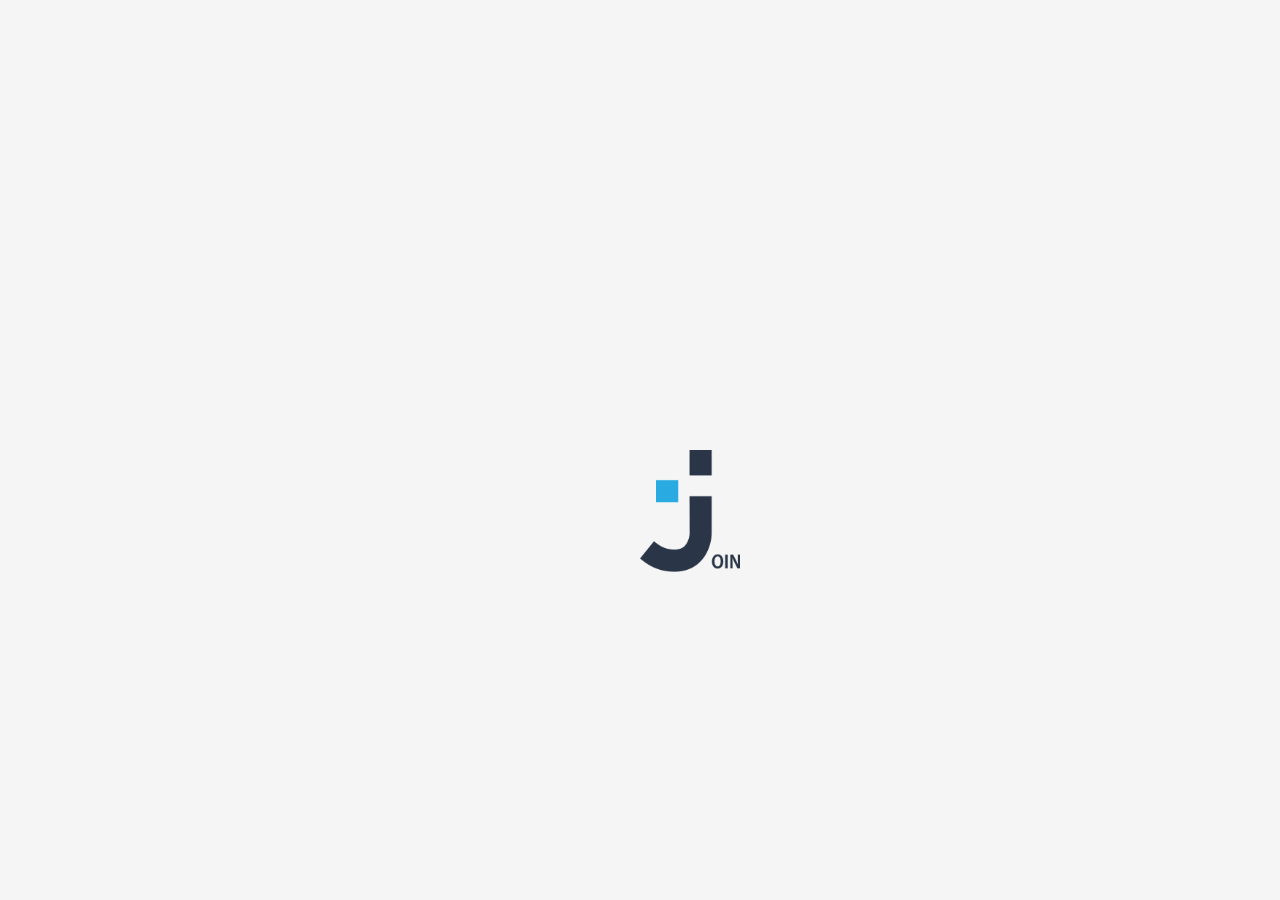
<file: index.html>
<!DOCTYPE html>
<html lang="en">
  <head>
    <meta charset="UTF-8" />
    <meta http-equiv="X-UA-Compatible" content="IE=edge" />
    <link rel="icon" type="image/URL-icon" href="assets/img/join_logo_light.png">
    <meta name="viewport" content="width=device-width, initial-scale=1.0" />
    <title>Login</title>
    <link rel="stylesheet" href="style.css" />
    <link rel="stylesheet" href="login.css" />
  </head>
  <body onload="init()">
    <header>
      <img src="assets/img/join_logo_dark.png" />
    </header>
    <main>
      <div id="card-container"></div>
    </main>
    <script src="js/mini_backend.js"></script>
    <script src="js/login_signup.js"></script>
  </body>
</html>
</file>
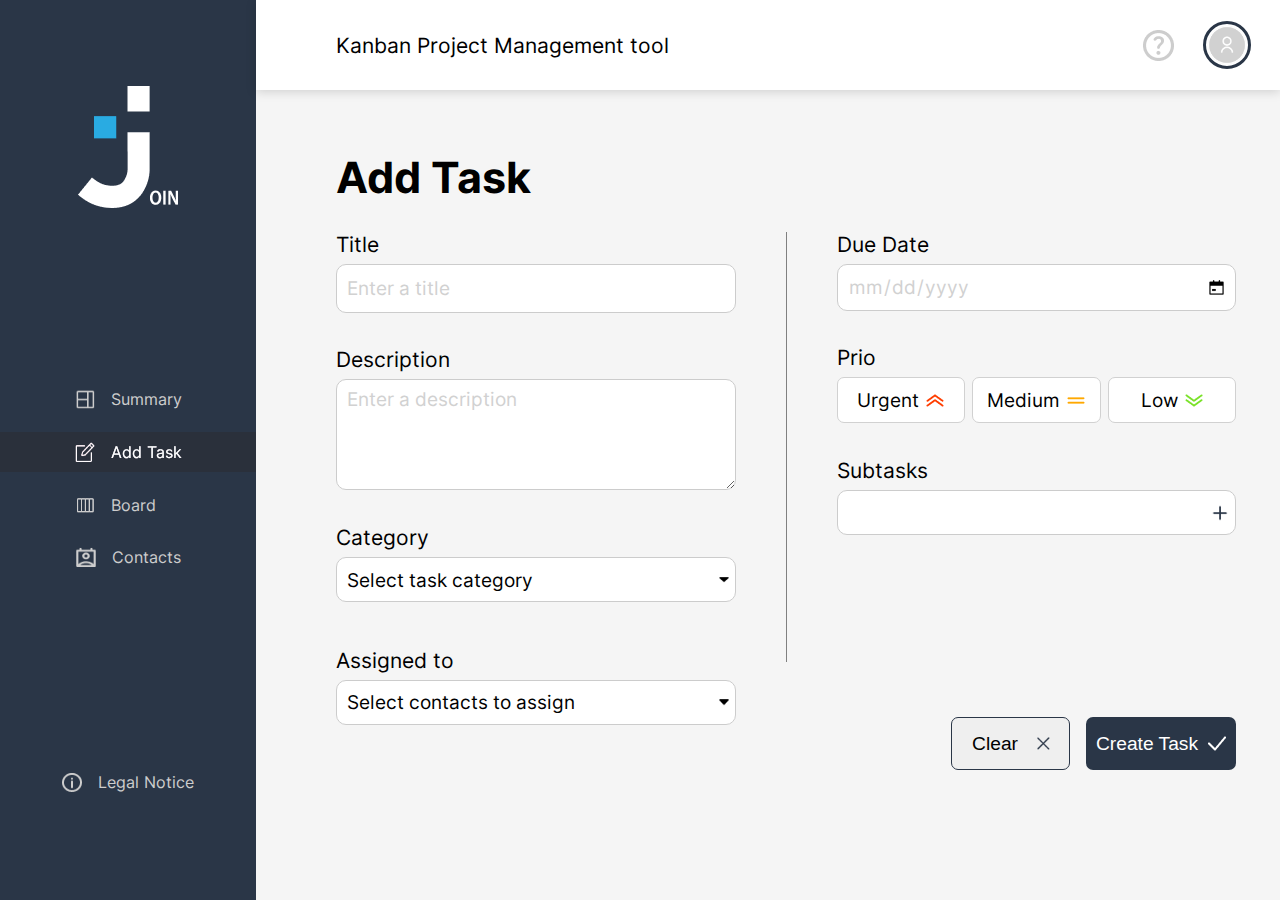
<file: add_task.html>
<!DOCTYPE html>
<html lang="en">

<head>
  <meta charset="UTF-8" />
  <meta http-equiv="X-UA-Compatible" content="IE=edge" />
  <meta name="viewport" content="width=device-width, initial-scale=1.0" />
  <link rel="icon" type="image/URL-icon" href="assets/img/join_logo_light.png">
  <title>Add Task</title>
  <link rel="stylesheet" href="fonts.css" />
  <link rel="stylesheet" href="add_task.css" />
  <link rel="stylesheet" href="style.css" />

<body onload="preloader(); init()">
  <div class="sidebar" w3-include-html="assets/templates/sidebar.html"></div>
  <div class="header" w3-include-html="assets/templates/header.html"></div>
  <div class="task-card">
    <h1>Add Task</h1>
    <form class="column-container">
      <div class="column-left">
        <label for="title">Title</label>
        <input type="text" id="title" placeholder="Enter a title" />
        <p class="required"></p>

        <label for="name" class="mt-15">Description</label>
        <textarea id="description" placeholder="Enter a description"></textarea>
        <p class="required"></p>



        <label class="mt-15" for="selectCategory">Category</label>
        <div class="category-input-container">
          <input readonly id="selectCategory" value="Select task category"></input>

          <img src="assets/img/icon_triangle.png" id="addCategoryIcon">
          <div id="categoryDot"></div>
          <div id="categoryOninput">
            <img src="assets/img/icon_clear.png" id="clearCategory">
            <img src="assets/img/icon_done.png" id="addCategory">
          </div>
        </div>
        <div id="dropdownContainer"></div>
        <div id="colorContainer">
          <div class="color-dot orange"></div>
          <div class="color-dot red"></div>
          <div class="color-dot blue"></div>
          <div class="color-dot lightblue"></div>
          <div class="color-dot pink"></div>
          <div class="color-dot lightpink"></div>
          <div class="color-dot green"></div>
          <div class="color-dot turquo"></div>
        </div>
        <p class="required"></p>


        <label for="assignedTo">Assigned to</label>
        <div class="contact-input-container">
          <input readonly id="assignedTo" value="Select contacts to assign"></input>
          <img src="assets/img/icon_triangle.png" id="addContactIcon">
        </div>
        <div id="contactsDropdownContainer"></div>
        <p class="required"></p>
      </div>



      <div class="column-right">
        <label for="date">Due Date</label>
        <input type="date" id="date" min="">
        <p class="required"></p>
        <label class="mt-15" for="prio">Prio</label>
        <div id="prio" class="prio">
          <div class="prio-btn">Urgent
            <img src="assets/img/icon_up.png" alt="sda">
          </div>
          <div class="prio-btn">Medium
            <img src="assets/img/icon_medium.png" alt="sda">
          </div>
          <div class="prio-btn">Low
            <img src="assets/img/icon_down.png" alt="sda">
          </div>

        </div>
        <p class="required"></p>

        <label for="addSubtask" class="mt-15">Subtasks</label>
        <div class="subtask-input-container">
          <input type="text" id="addSubtask">
          <img src="assets/img/icon_plus.png" id="addSubtaskIcon">
          <div id="subtaskOninput">
            <img src="assets/img/icon_clear.png" id="clearSubtaskInput">
            <img src="assets/img/icon_done.png" id="finishEditingSubtask">
          </div>
        </div>
        <div id="subtaskContainer"></div>

        <div class="action-button-container">
          <button onclick=" deleteContentAddTask()" id="clear">
            Clear
            <img src="assets/img/icon_close.png">
          </button>
          <button id="create" type="submit">
            Create Task
            <img src="assets/img/icon_create.png">
          </button>
        </div>
      </div>

  </div>
  </div>
  </div>
  </div>
  <script src="js/mini_backend.js"></script>
  <script src="js/add_task.js"></script>
  <script src="js/create_task.js"></script>
  <script src="script.js"></script>
  <script src="board-js/buttons.js"></script>
</body>

</html>
</file>
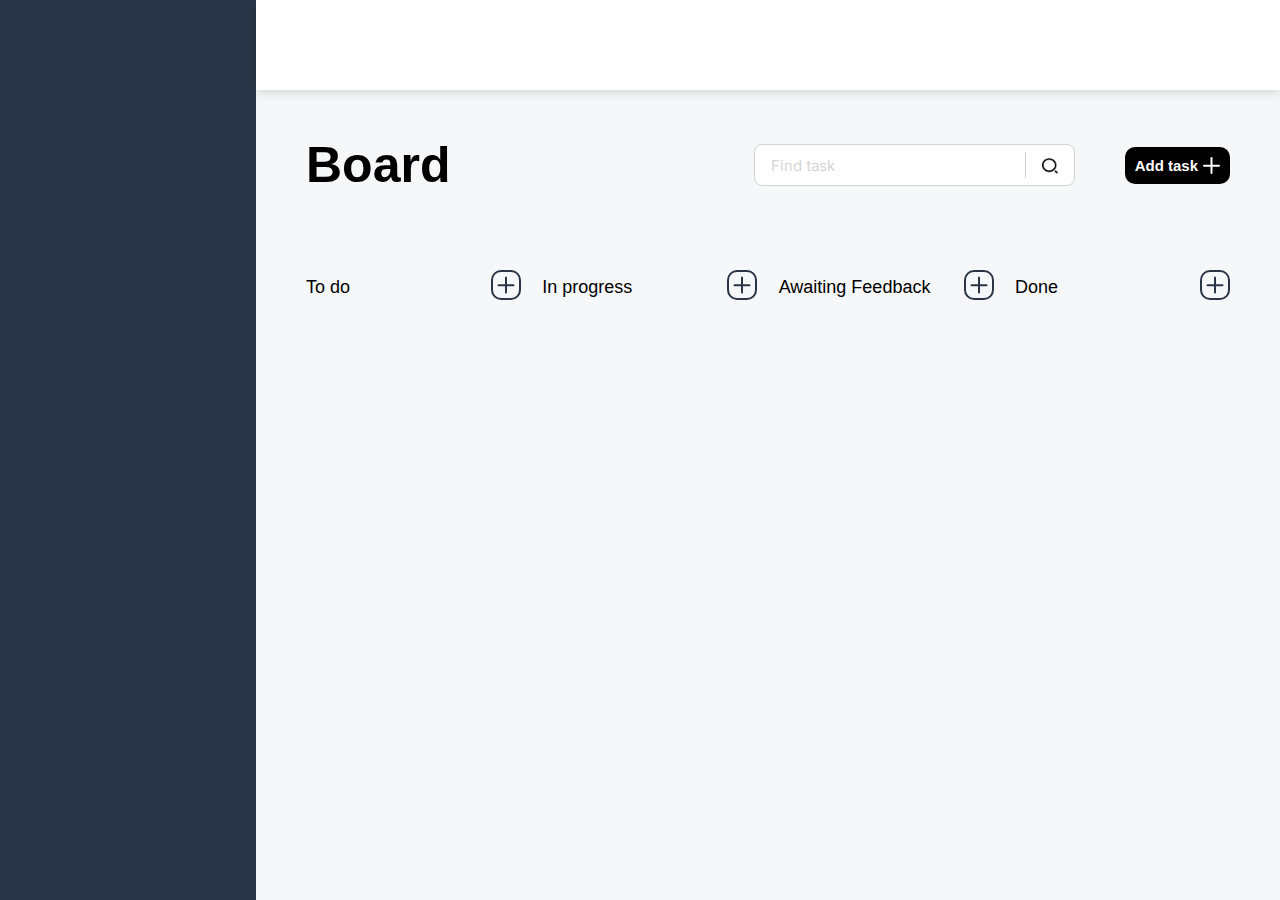
<file: board.html>
<!DOCTYPE html>
<html lang="en">

<head>
  <title>Join | Board</title>
  <link rel="icon" type="image/icon type" href="/assets/img/j.png">
  <meta charset="UTF-8">
  <link rel="icon" type="image/URL-icon" href="assets/img/join_logo_light.png">
  <meta http-equiv="X-UA-Compatible" content="IE=edge">
  <meta name="viewport" content="width=device-width, initial-scale=1.0">
  <link rel="stylesheet" href="fonts.css" />
  <link rel="stylesheet" href="style.css" />
  <link rel="stylesheet" href="./board-css/board-desktop.css">
  <link rel="stylesheet" href="./board-css/tasks.css">
  <link rel="stylesheet" href="./board-css/add-task-popup.css">
  <link rel="stylesheet" href="./board-css/task-popup.css">
  <link rel="stylesheet" href="./board-css/responsive.css">
  <link rel="stylesheet" href="desktop_templates.css">

</head>

<body>

  <div class="sidebar" w3-include-html="assets/templates/sidebar.html"></div>
  <div class="header" w3-include-html="assets/templates/header.html"></div>


  <div class="main-container">

    <div class="headline">
      <div class="title-of-board">Board</div>

      <div class="headline-right-side">

        <div id="searchMenu" class="search-menu">
          <input placeholder="Find task" required id="searchTask" oninput="searchTask()" class="search-task"
            type="text">

          <div class="search-icon-container">
            <button disabled class="search-button"><img class="search-icon" src="assets/img/search.png"></button>
          </div>
        </div>
        <div   onclick="addTask('toDo')"  class="add-task-btn-board">Add task <img src="assets/img/plus-icon-white.svg">
        </div>

        <!-- onclick="window.location.href='add_task.html'" -->

      </div>
    </div>

    <div class="tasks-board">


      <div id="dropArea-1" class="drag-drop-area-1 drag-drop-containers">
        <div class="title-1 title">
          <div>To do</div>
          <div onclick="addTask('toDo')">
            <svg class="plusButton" width="30" height="30" viewBox="0 0 30 30" fill="none
                " xmlns="http://www.w3.org/2000/svg">
              <path d="M15 7.5V22.5" stroke="#2A3647" stroke-width="2" stroke-linecap="round" />
              <path d="M22.5 15.1416L7.5 15.1416" stroke="#2A3647" stroke-width="2" stroke-linecap="round" />
              <rect x="1" y="1" width="28" height="28" rx="9" stroke="#2A3647" stroke-width="2" />
            </svg>
          </div>
        </div>
        <div id="taskArea-1" class="tasks-area-1 task-area" ondragleave="ondragLeave('taskArea-1')"
          ondragenter="ondragEnter('taskArea-1')" ondragend="finishedDragging()"
          ondrop="moveTo('toDo',event,'taskArea-1')" ondragover="allowDrop(event)"></div>
      </div>


      <div id="dropArea-2" class="drag-drop-area-2 drag-drop-containers">
        <div class="title-2 title">
          <div class="title-task-area">In progress</div>
          <div onclick="addTask('inProgress')">
            <svg class="plusButton" width="30" height="30" viewBox="0 0 30 30" fill="none
                " xmlns="http://www.w3.org/2000/svg">
              <path d="M15 7.5V22.5" stroke="#2A3647" stroke-width="2" stroke-linecap="round" />
              <path d="M22.5 15.1416L7.5 15.1416" stroke="#2A3647" stroke-width="2" stroke-linecap="round" />
              <rect x="1" y="1" width="28" height="28" rx="9" stroke="#2A3647" stroke-width="2" />
            </svg>
          </div>
        </div>
        <div id="taskArea-2" class="tasks-area-2 task-area" ondragleave="ondragLeave('taskArea-2')"
          ondragenter="ondragEnter('taskArea-2')" ondragend="finishedDragging()"
          ondrop="moveTo('inProgress',event,'taskArea-2')" ondragover="allowDrop(event)"></div>
      </div>


      <div id="dropArea-3" class="drag-drop-area-3 drag-drop-containers">
        <div class="title-3 title">
          <div>Awaiting Feedback</div>
          <div onclick="addTask('awaitingFeedback')">
            <svg class="plusButton" width="30" height="30" viewBox="0 0 30 30" fill="none
                " xmlns="http://www.w3.org/2000/svg">
              <path d="M15 7.5V22.5" stroke="#2A3647" stroke-width="2" stroke-linecap="round" />
              <path d="M22.5 15.1416L7.5 15.1416" stroke="#2A3647" stroke-width="2" stroke-linecap="round" />
              <rect x="1" y="1" width="28" height="28" rx="9" stroke="#2A3647" stroke-width="2" />
            </svg>
          </div>
        </div>
        <div id="taskArea-3" class="tasks-area-3 task-area" ondragleave="ondragLeave('taskArea-3')"
          ondragenter="ondragEnter('taskArea-3')" ondragend="finishedDragging()"
          ondrop="moveTo('awaitingFeedback',event,'taskArea-3')" ondragover="allowDrop(event)"></div>
      </div>

      <div id="dropArea-4" class="drag-drop-area-4 drag-drop-containers">
        <div class="title-4 title">
          <div>Done</div>
          <div onclick="addTask('done')">
            <svg class="plusButton" width="30" height="30" viewBox="0 0 30 30" fill="none
                " xmlns="http://www.w3.org/2000/svg">
              <path d="M15 7.5V22.5" stroke="#2A3647" stroke-width="2" stroke-linecap="round" />
              <path d="M22.5 15.1416L7.5 15.1416" stroke="#2A3647" stroke-width="2" stroke-linecap="round" />
              <rect x="1" y="1" width="28" height="28" rx="9" stroke="#2A3647" stroke-width="2" />
            </svg>
          </div>
        </div>
        <div id="taskArea-4" class="tasks-area-4 task-area" ondragleave="ondragLeave('taskArea-4')"
          ondragenter="ondragEnter('taskArea-4')" ondragend="finishedDragging()"
          ondrop="moveTo('done',event,'taskArea-4')" ondragover="allowDrop(event)"></div>
      </div>

    </div>

  </div>





  <div id="layover" onclick="closeAddTask()" class="layover ">
    <div onclick="stopPropagation(event)" class="popup-container">

      <div id="taskCard" class="task-card">
        <h1>Add Task</h1>
        <div class="column-container form">
          <div class="column-left">
            <label for="title">Title</label>
            <input type="text" id="title" placeholder="Enter a title" />
            <p class="required"></p>

            <label for="name" class="mt-15">Description</label>
            <textarea id="description" placeholder="Enter a description"></textarea>
            <p class="required"></p>
            <label class="mt-15" for="selectCategory">Category</label>
            <div class="category-input-container">
              <input readonly id="selectCategory" value="Select task category"></input>

              <img src="assets/img/icon_triangle.png" id="addCategoryIcon">
              <div id="categoryDot"></div>
              <div id="categoryOninput">
                <img src="assets/img/icon_clear.png" id="clearCategory">
                <img src="assets/img/icon_done.png" id="addCategory">
              </div>
            </div>

            <div id="dropdownContainer"></div>
            <div id="colorContainer">
              <div class="color-dot orange"></div>
              <div class="color-dot red"></div>
              <div class="color-dot blue"></div>
              <div class="color-dot lightblue"></div>
              <div class="color-dot pink"></div>
              <div class="color-dot lightpink"></div>
              <div class="color-dot green"></div>
              <div class="color-dot turquo"></div>
            </div>
            <p class="required"></p>

            <label for="assignedTo">Assigned to</label>
            <div class="contact-input-container">
              <input readonly id="assignedTo" value="Select contacts to assign"></input>
              <img src="assets/img/icon_triangle.png" id="addContactIcon">
            </div>
            <div id="contactsDropdownContainer"></div>
          </div>
          <div class="column-right">
            <label for="date">Due Date</label>
            <input type="date" id="date" min="">
            <p class="required"></p>
            <label class="mt-15" for="prio">Prio</label>
            <div id="prio" class="prio">
              <div id="prioUrgent" class="prio-btn" >Urgent
                <img src="assets/img/icon_up.png" alt="sda">
              </div>
              <div id="prioMedium" class="prio-btn">Medium
                <img src="assets/img/icon_medium.png" alt="sda">
              </div>
              <div id="prioLow" class="prio-btn">Low
                <img src="assets/img/icon_down.png" alt="sda">
              </div>
            </div>
            <p class="required"></p>
            <label for="addSubtask" class="mt-15">Subtasks</label>
            <div class="subtask-input-container">
              <input type="text" id="addSubtask">
              <img src="assets/img/icon_plus.png" id="addSubtaskIcon">
              <div id="subtaskOninput">
                <img src="assets/img/icon_clear.png" id="clearSubtaskInput">
                <img src="assets/img/icon_done.png" id="finishEditingSubtask">
              </div>
            </div>
            <div id="subtaskContainer"></div>
            <div class="action-button-container">
              <button onclick="deleteContentAddTask()" id="clear">
                Clear
                <img src="assets/img/icon_close.png">
              </button>
              <button id="create">
                Create Task
                <img src="assets/img/icon_create.png">
              </button>
            </div>
          </div>

        </div>
      </div>
    </div>
  </div>
  </div>
  </div>
  <script src="board-js/server.js"></script>
  <script src="board-js/preloader.js"></script>
  <script src="board-js/render.js"></script>
  <script src="board-js/drag-and-drop.js"></script>
  <script src="board-js/buttons.js"></script>
  <script src="board-js/tasks.js"></script>
  <script src="board-js/add_task.js"></script>
  <script src="board-js/create_task.js"></script>

</body>

</html>
</file>
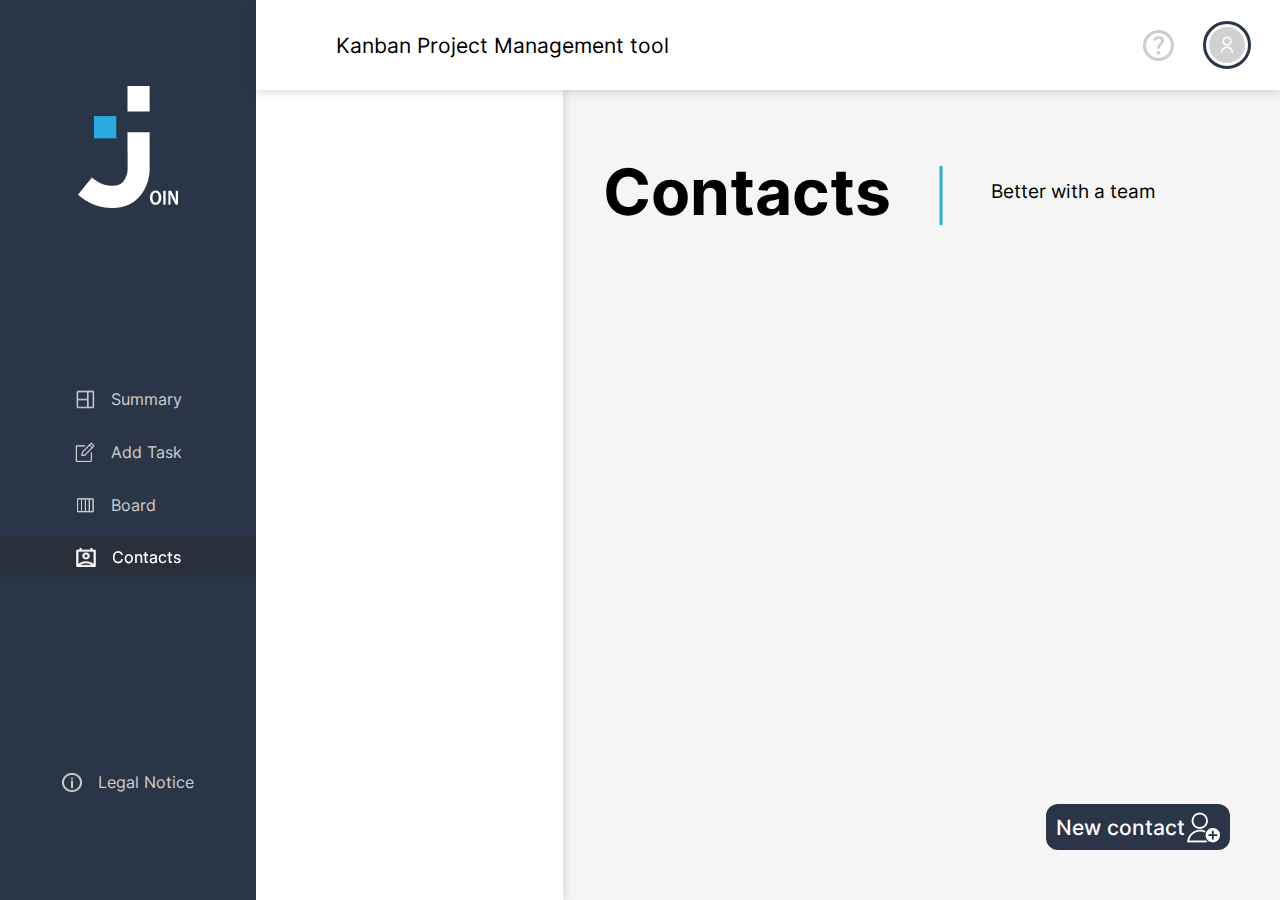
<file: contacts.html>
<!DOCTYPE html>
<html lang="en">
  <head>
    <meta charset="UTF-8" />
    <meta http-equiv="X-UA-Compatible" content="IE=edge" />
    <meta name="viewport" content="width=device-width, initial-scale=1.0" />
    <link rel="icon" type="image/URL-icon" href="assets/img/join_logo_light.png">
    <title>Contacts</title>
    <link rel="stylesheet" href="fonts.css" />
    <link rel="stylesheet" href="style.css" />
    <link rel="stylesheet" href="contacts.css" />
  </head>
  <body onload="init()">
    <div class="sidebar"  w3-include-html="assets/templates/sidebar.html"></div>
    <div class="header" w3-include-html="assets/templates/header.html"></div>
    <div class="main">
      <section>
        <div class="contact-scroll-container" id="scroll-move">
          <!-- <input type="text" name="" id="searchContacts" onkeyup="filterInputs()" placeholder="Search for names.."> -->
          <div class="contact-list">
            <ul id="contactInList">
              <!-- Hier werden die Kontakte aus dem Array hinzugefügt -->
            </ul>
          </div>
        </div>
      </section>
      <section id="contactInformation">
        <div class="contact-info-chart">
          <div class="contact-great">
            <div class="header-main"><h1>Contacts</h1></div>
            <div><img src="assets/img/icon_line.png"></div>
            <div class="header-secondary"><p>Better with a team</p></div>
            <img src="assets/img/left-arrow.png" alt="arrow-left" id="left-arrow-mobile" onclick="closeContactDataMobile()">
          </div>
          <div id="contactLoader">
            <!-- Hier wird der Standart Kontakt im div geladen -->
          </div>
          <div id="updatedContacts">
            <!-- Hier wird die neuen Kontakte im div geladen -->
          </div>
        </div>
          <!-- Hier werden die Kontakte editiert -->
        </div>
        <div class="button-position" onclick="addContact()">
            <button class="button-style" id="addContact">
              New contact <img src="assets/img/icon_add_contact.png" />
            </button>
        </div>
      </section>
    </div>
    <!-- <div id="mobileContactOverlay"> -->
      <!-- Hier wird die neuen Kontakte mobiel im div geladen -->
    <!-- </div> -->
    <script src="script.js"></script>
    <script src="js/mini_backend.js"></script>
    <script src="js/contacts_overlay.js"></script>
    <script src="js/contacts.js"></script>
    <!-- <script src="js/add_task.js"></script>
    <script src="js/create_task.js"></script> -->
  </body>
</html>
</file>
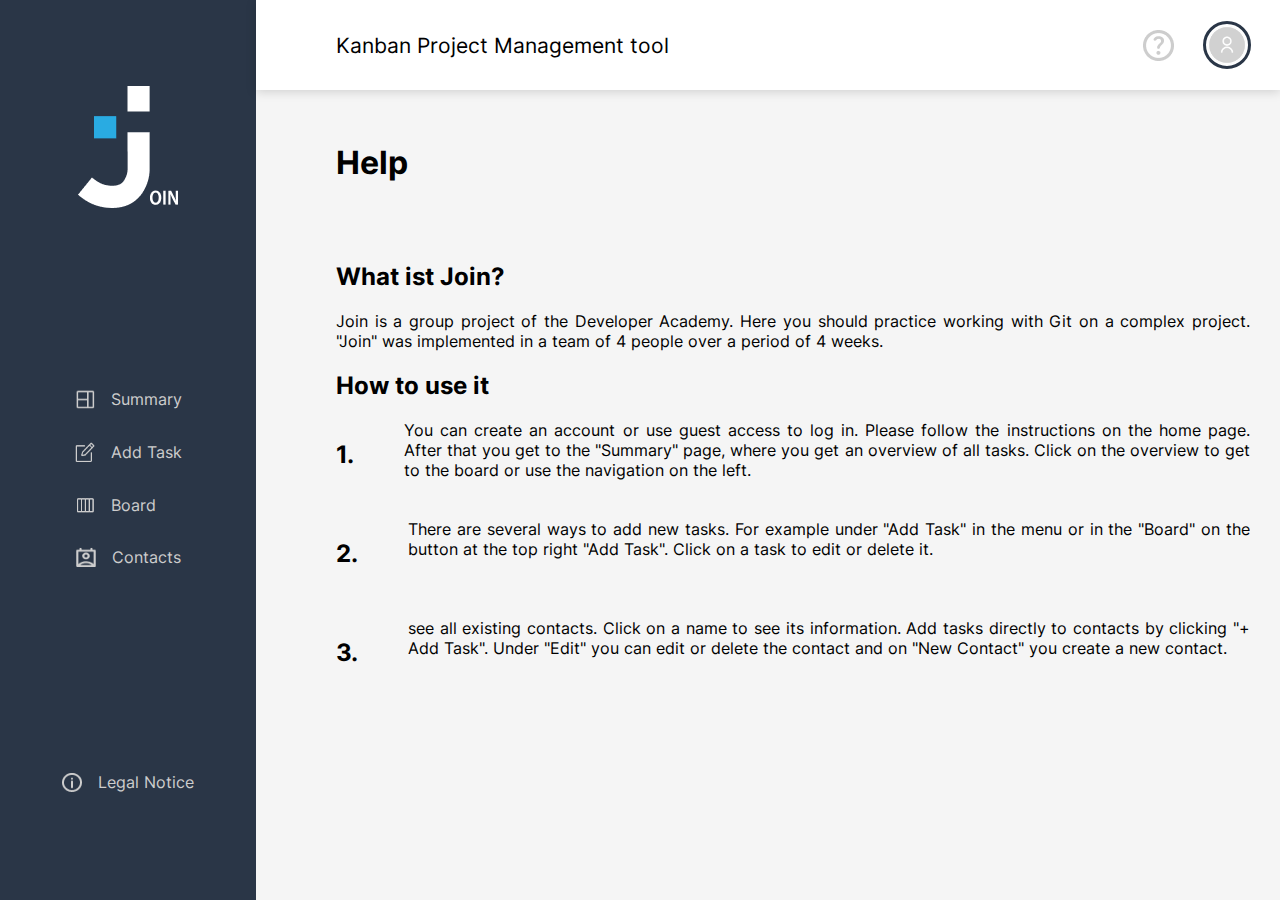
<file: help.html>
<!DOCTYPE html>
<html lang="en">

<head>
    <meta charset="UTF-8">
    <meta http-equiv="X-UA-Compatible" content="IE=edge">
    <meta name="viewport" content="width=device-width, initial-scale=1.0">
    <link rel="stylesheet" href="fonts.css">
    <link rel="stylesheet" href="style.css">
    <link rel="stylesheet" href="help.css">
    <link rel="stylesheet" href="css/desktop_template.css">
    <script src="script.js"></script>
    <script src="js/summary.js"></script>
    <script src="js/mini_backend.js"></script>

    <title>Join | Help</title>
</head>

<body onload="init()">

    <div class="sidebar" w3-include-html="assets/templates/sidebar.html"></div>
    <div class="header" w3-include-html="assets/templates/header.html"></div>


    <div class='content'>

        <div>
            <h1>Help</h1>
        </div>

        <div>
            <h2>What ist Join?</h2>
            <span>
                Join is a group project of the Developer Academy. Here you should practice working with Git on a complex
                project. "Join" was implemented in a team of 4 people over a period of 4 weeks.
            </span>
        </div>

        <div>

            <h2>How to use it</h2>
            <div class="inline">
                <div class="count">
                    <h2>1.</h2>
                </div>
                <div>
                    <span>
                        You can create an account or use guest access to log in. Please follow the instructions on the
                        home page. After that you get to the "Summary" page, where you get an overview of all tasks.
                        Click on the overview to get to the board or use the navigation on the left.
                    </span>
                </div>
            </div>

            <div class="inline">
                <div class="count">
                    <h2>2.</h2>
                </div>
                <div>
                    <span>
                        There are several ways to add new tasks. For example under "Add Task" in the menu or in the
                        "Board" on the button at the top right "Add Task". Click on a task to edit or delete it.
                    </span>
                </div>
            </div>

            <div class="inline last-element">
                <div class="count">
                    <h2>3.</h2>
                </div>
                <div>
                    <span>
                        see all existing contacts. Click on a name to see its information. Add tasks directly to
                        contacts by clicking "+ Add Task". Under "Edit" you can edit or delete the contact and on "New
                        Contact" you create a new contact.
                    </span>
                </div>
            </div>

        </div>

    </div>

    </div>

</body>

</html>
</file>
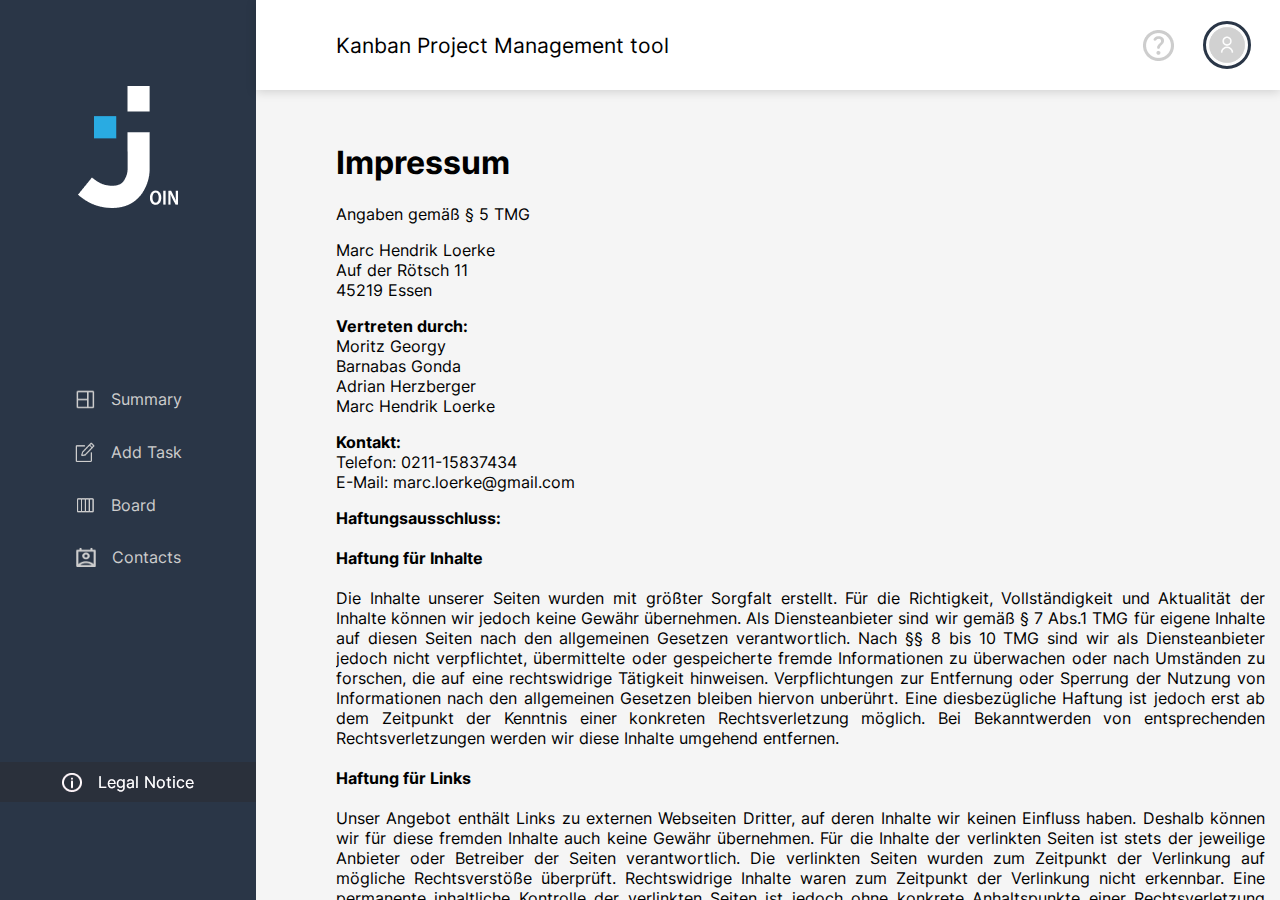
<file: legal_notice.html>
<!DOCTYPE html>
<html lang="en">

<head>
    <meta charset="UTF-8">
    <meta http-equiv="X-UA-Compatible" content="IE=edge">
    <meta name="viewport" content="width=device-width, initial-scale=1.0">
    <link rel="icon" type="image/URL-icon" href="assets/img/join_logo_light.png">
    <link rel="stylesheet" href="fonts.css">
    <link rel="stylesheet" href="style.css">
    <link rel="stylesheet" href="legal_notice.css">
    <link rel="stylesheet" href="css/desktop_template.css">
    <script src="script.js"></script>
    <script src="js/summary.js"></script>
    <script src="js/mini_backend.js"></script>

    <title>Join | Legal Notice</title>
</head>

<body onload="init()">

    <div class="sidebar"  w3-include-html="assets/templates/sidebar.html"></div>
    <div class="header" w3-include-html="assets/templates/header.html"></div>


    <div class='content'>
        <h1>Impressum</h1>
        <p>Angaben gemäß § 5 TMG</p>
        <p>Marc Hendrik Loerke <br>
            Auf der Rötsch 11<br>
            45219 Essen <br>
        </p>
        <p> <strong>Vertreten durch: </strong><br>
            Moritz Georgy<br>
            Barnabas Gonda<br>
            Adrian Herzberger<br>
            Marc Hendrik Loerke<br>
        </p>
        <p><strong>Kontakt:</strong> <br>
            Telefon: 0211-15837434<br>
            E-Mail: <a href='mailto:marc.loerke@gmail.com'>marc.loerke@gmail.com</a></br></p>
        <p><strong>Haftungsausschluss: </strong><br><br><strong>Haftung für Inhalte</strong><br><br>
            Die Inhalte unserer Seiten wurden mit größter Sorgfalt erstellt. Für die Richtigkeit, Vollständigkeit und
            Aktualität der Inhalte können wir jedoch keine Gewähr übernehmen. Als Diensteanbieter sind wir gemäß § 7
            Abs.1 TMG für eigene Inhalte auf diesen Seiten nach den allgemeinen Gesetzen verantwortlich. Nach §§ 8 bis
            10 TMG sind wir als Diensteanbieter jedoch nicht verpflichtet, übermittelte oder gespeicherte fremde
            Informationen zu überwachen oder nach Umständen zu forschen, die auf eine rechtswidrige Tätigkeit hinweisen.
            Verpflichtungen zur Entfernung oder Sperrung der Nutzung von Informationen nach den allgemeinen Gesetzen
            bleiben hiervon unberührt. Eine diesbezügliche Haftung ist jedoch erst ab dem Zeitpunkt der Kenntnis einer
            konkreten Rechtsverletzung möglich. Bei Bekanntwerden von entsprechenden Rechtsverletzungen werden wir diese
            Inhalte umgehend entfernen.<br><br><strong>Haftung für Links</strong><br><br>
            Unser Angebot enthält Links zu externen Webseiten Dritter, auf deren Inhalte wir keinen Einfluss haben.
            Deshalb können wir für diese fremden Inhalte auch keine Gewähr übernehmen. Für die Inhalte der verlinkten
            Seiten ist stets der jeweilige Anbieter oder Betreiber der Seiten verantwortlich. Die verlinkten Seiten
            wurden zum Zeitpunkt der Verlinkung auf mögliche Rechtsverstöße überprüft. Rechtswidrige Inhalte waren zum
            Zeitpunkt der Verlinkung nicht erkennbar. Eine permanente inhaltliche Kontrolle der verlinkten Seiten ist
            jedoch ohne konkrete Anhaltspunkte einer Rechtsverletzung nicht zumutbar. Bei Bekanntwerden von
            Rechtsverletzungen werden wir derartige Links umgehend
            entfernen.<br><br><strong>Urheberrecht</strong><br><br>
            Die durch die Seitenbetreiber erstellten Inhalte und Werke auf diesen Seiten unterliegen dem deutschen
            Urheberrecht. Die Vervielfältigung, Bearbeitung, Verbreitung und jede Art der Verwertung außerhalb der
            Grenzen des Urheberrechtes bedürfen der schriftlichen Zustimmung des jeweiligen Autors bzw. Erstellers.
            Downloads und Kopien dieser Seite sind nur für den privaten, nicht kommerziellen Gebrauch gestattet. Soweit
            die Inhalte auf dieser Seite nicht vom Betreiber erstellt wurden, werden die Urheberrechte Dritter beachtet.
            Insbesondere werden Inhalte Dritter als solche gekennzeichnet. Sollten Sie trotzdem auf eine
            Urheberrechtsverletzung aufmerksam werden, bitten wir um einen entsprechenden Hinweis. Bei Bekanntwerden von
            Rechtsverletzungen werden wir derartige Inhalte umgehend
            entfernen.<br><br><strong>Datenschutz</strong><br><br>
            Die Nutzung unserer Webseite ist in der Regel ohne Angabe personenbezogener Daten möglich. Soweit auf
            unseren Seiten personenbezogene Daten (beispielsweise Name, Anschrift oder eMail-Adressen) erhoben werden,
            erfolgt dies, soweit möglich, stets auf freiwilliger Basis. Diese Daten werden ohne Ihre ausdrückliche
            Zustimmung nicht an Dritte weitergegeben. <br>
            Wir weisen darauf hin, dass die Datenübertragung im Internet (z.B. bei der Kommunikation per E-Mail)
            Sicherheitslücken aufweisen kann. Ein lückenloser Schutz der Daten vor dem Zugriff durch Dritte ist nicht
            möglich. <br>
            Der Nutzung von im Rahmen der Impressumspflicht veröffentlichten Kontaktdaten durch Dritte zur Übersendung
            von nicht ausdrücklich angeforderter Werbung und Informationsmaterialien wird hiermit ausdrücklich
            widersprochen. Die Betreiber der Seiten behalten sich ausdrücklich rechtliche Schritte im Falle der
            unverlangten Zusendung von Werbeinformationen, etwa durch Spam-Mails, vor.<br>
            <br><br><strong>Google Analytics</strong><br><br>
            Diese Website benutzt Google Analytics, einen Webanalysedienst der Google Inc. (''Google''). Google
            Analytics verwendet sog. ''Cookies'', Textdateien, die auf Ihrem Computer gespeichert werden und die eine
            Analyse der Benutzung der Website durch Sie ermöglicht. Die durch den Cookie erzeugten Informationen über
            Ihre Benutzung dieser Website (einschließlich Ihrer IP-Adresse) wird an einen Server von Google in den USA
            übertragen und dort gespeichert. Google wird diese Informationen benutzen, um Ihre Nutzung der Website
            auszuwerten, um Reports über die Websiteaktivitäten für die Websitebetreiber zusammenzustellen und um
            weitere mit der Websitenutzung und der Internetnutzung verbundene Dienstleistungen zu erbringen. Auch wird
            Google diese Informationen gegebenenfalls an Dritte übertragen, sofern dies gesetzlich vorgeschrieben oder
            soweit Dritte diese Daten im Auftrag von Google verarbeiten. Google wird in keinem Fall Ihre IP-Adresse mit
            anderen Daten der Google in Verbindung bringen. Sie können die Installation der Cookies durch eine
            entsprechende Einstellung Ihrer Browser Software verhindern; wir weisen Sie jedoch darauf hin, dass Sie in
            diesem Fall gegebenenfalls nicht sämtliche Funktionen dieser Website voll umfänglich nutzen können. Durch
            die Nutzung dieser Website erklären Sie sich mit der Bearbeitung der über Sie erhobenen Daten durch Google
            in der zuvor beschriebenen Art und Weise und zu dem zuvor benannten Zweck
            einverstanden.<br><br><strong>Google AdSense</strong><br><br>
            Diese Website benutzt Google Adsense, einen Webanzeigendienst der Google Inc., USA (''Google''). Google
            Adsense verwendet sog. ''Cookies'' (Textdateien), die auf Ihrem Computer gespeichert werden und die eine
            Analyse der Benutzung der Website durch Sie ermöglicht. Google Adsense verwendet auch sog. ''Web Beacons''
            (kleine unsichtbare Grafiken) zur Sammlung von Informationen. Durch die Verwendung des Web Beacons können
            einfache Aktionen wie der Besucherverkehr auf der Webseite aufgezeichnet und gesammelt werden. Die durch den
            Cookie und/oder Web Beacon erzeugten Informationen über Ihre Benutzung dieser Website (einschließlich Ihrer
            IP-Adresse) werden an einen Server von Google in den USA übertragen und dort gespeichert. Google wird diese
            Informationen benutzen, um Ihre Nutzung der Website im Hinblick auf die Anzeigen auszuwerten, um Reports
            über die Websiteaktivitäten und Anzeigen für die Websitebetreiber zusammenzustellen und um weitere mit der
            Websitenutzung und der Internetnutzung verbundene Dienstleistungen zu erbringen. Auch wird Google diese
            Informationen gegebenenfalls an Dritte übertragen, sofern dies gesetzlich vorgeschrieben oder soweit Dritte
            diese Daten im Auftrag von Google verarbeiten. Google wird in keinem Fall Ihre IP-Adresse mit anderen Daten
            der Google in Verbindung bringen. Das Speichern von Cookies auf Ihrer Festplatte und die Anzeige von Web
            Beacons können Sie verhindern, indem Sie in Ihren Browser-Einstellungen ''keine Cookies akzeptieren'' wählen
            (Im MS Internet-Explorer unter ''Extras > Internetoptionen > Datenschutz > Einstellung''; im Firefox unter
            ''Extras > Einstellungen > Datenschutz > Cookies''); wir weisen Sie jedoch darauf hin, dass Sie in diesem
            Fall gegebenenfalls nicht sämtliche Funktionen dieser Website voll umfänglich nutzen können. Durch die
            Nutzung dieser Website erklären Sie sich mit der Bearbeitung der über Sie erhobenen Daten durch Google in
            der zuvor beschriebenen Art und Weise und zu dem zuvor benannten Zweck einverstanden.
        </p><br>
        Impressum vom <a href="https://www.impressum-generator.de">Impressum Generator</a> der <a
            href="https://www.kanzlei-hasselbach.de/">Kanzlei Hasselbach, Rechtsanwälte für Arbeitsrecht und
            Familienrecht</a>
    </div>

</body>

</html>
</file>
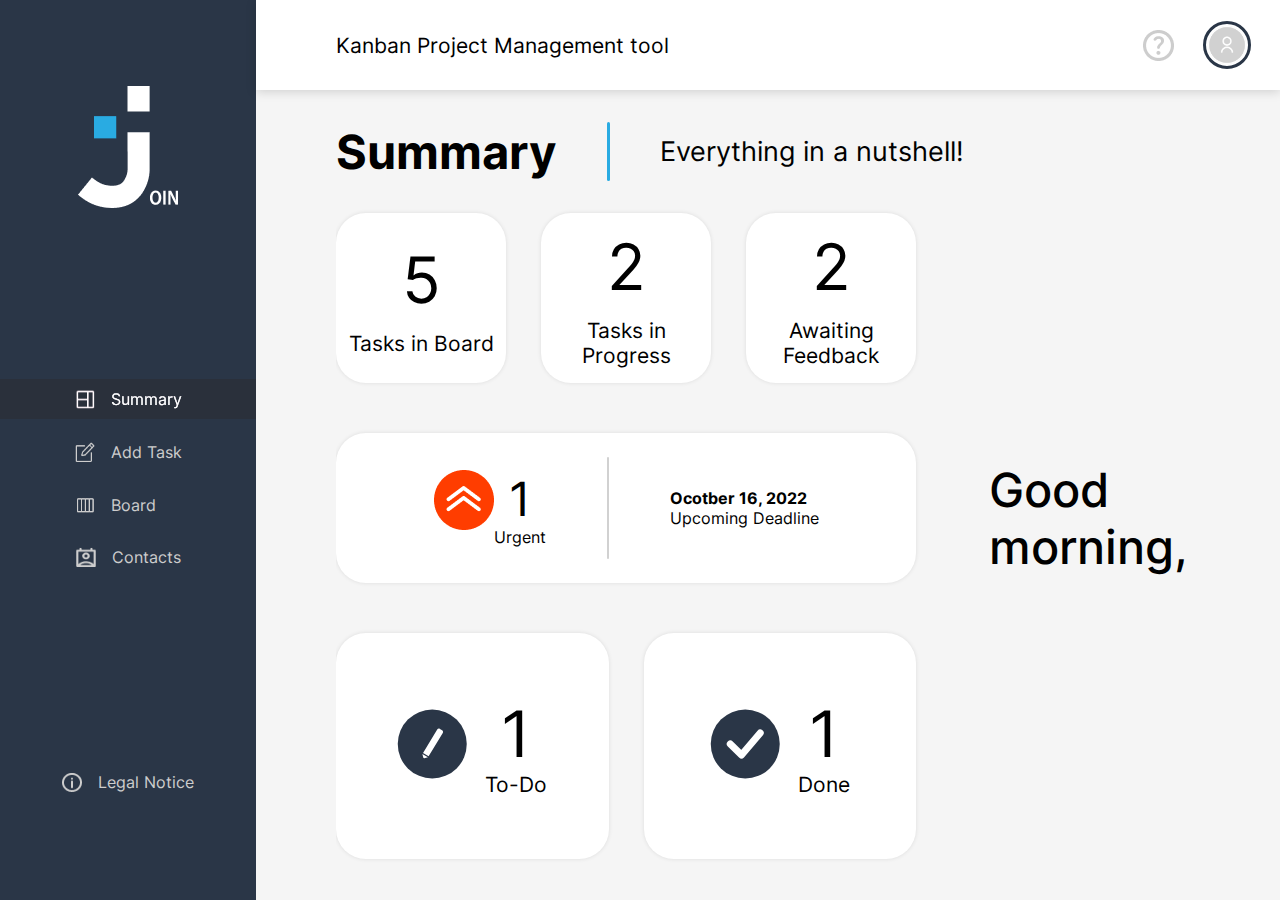
<file: summary.html>
<!DOCTYPE html>
<html lang="en">
  <head>
    <meta charset="UTF-8" />
    <meta http-equiv="X-UA-Compatible" content="IE=edge" />
    <link rel="icon" type="image/URL-icon" href="assets/img/join_logo_light.png">
    <meta name="viewport" content="width=device-width, initial-scale=1.0" />
    <link rel="stylesheet" href="fonts.css" />
    <link rel="stylesheet" href="style.css" />
    <link rel="stylesheet" href="summary.css" />
    <!-- <link rel="stylesheet" href="css/desktop_template.css" /> -->
    <script src="script.js"></script>
    <script src="js/summary.js"></script>
    <script src="js/mini_backend.js"></script>

    <title>Join | Summary</title>
  </head>

  <body onload="initSummary()">
    <!-- <div w3-include-html="assets/templates/desktop_template.html"></div> -->
    <div class="sidebar"  w3-include-html="assets/templates/sidebar.html"></div>
    <div class="header" w3-include-html="assets/templates/header.html"></div>

    <div class="summary-main content">
      <!-- Headline -->
      <div class="summary-headline">
        <span class="d-none">Kanban Project Management Tool</span>
        <span class="fw-700 f-47 summary-headline-headline">Summary</span>
        <div class="summary-headline-line"></div>
        <span class="fw-400 f-27">Everything in a nutshell!</span>
      </div>

      <div class="summary-content">
        <div class="summary-content-left">
          <!-- Row-1 -->
          <div class="row">
            <div class="card-row-1" onclick="window.location.href='board.html'">
              <span class="f-64" id="amountAll">5</span>
              <span class="f-21">Tasks in Board</span>
            </div>
            <div class="card-row-1" onclick="window.location.href='board.html'">
              <span class="f-64" id="amountProgress">2</span>
              <span class="f-21">Tasks in Progress</span>
            </div>
            <div class="card-row-1" onclick="window.location.href='board.html'">
              <span class="f-64" id="amountFeedback">2</span>
              <span class="f-21">Awaiting Feedback</span>
            </div>
          </div>

          <!-- Row-2 -->
          <div class="row">
            <div class="card-row-2" onclick="window.location.href='board.html'">
              <div class="card-row-2-left">
                <div>
                  <img src="assets/img/icon_urgent.png" />
                </div>
                <div class="amount">
                  <span class="f-47" id="amountUrgent">1</span>
                  <span class="f-16">Urgent</span>
                </div>
              </div>
              <div class="card-row-2-middle"></div>
              <div class="card-row-2-right">
                <span class="fw-700" id="date">Ocotber 16, 2022</span>
                <span class="fw-400">Upcoming Deadline</span>
              </div>
            </div>
          </div>

          <!-- Row-3 -->
          <div class="row">
            <div
              class="card-row-3"
              onclick="window.location.href='board.html'"
              onmouseover="changeHoverIcon('iconPen', 'assets/img/icon_pen.svg')"
              onmouseout="changeHoverIcon('iconPen', 'assets/img/icon_pen_white.svg')"
            >
              <div>
                <img id="iconPen" src="assets/img/icon_pen.svg" />
              </div>
              <div class="amount">
                <span class="f-64" id="amountToDo">1</span>
                <span class="f-21">To-Do</span>
              </div>
            </div>
            <div
              class="card-row-3"
              onclick="window.location.href='board.html'"
              onmouseover="changeHoverIcon('iconCheck', 'assets/img/icon_check.svg')"
              onmouseout="changeHoverIcon('iconCheck', 'assets/img/icon_check_white.svg')"
            >
              <div>
                <img id="iconCheck" src="assets/img/icon_check.svg" />
              </div>
              <div class="amount">
                <span class="f-64" id="amountDone">1</span>
                <span class="f-21">Done</span>
              </div>
            </div>
          </div>
        </div>
        <!-- Greetings -->
        <div class="summary-content-right">
          <span class="fw-500 f-47" id="greetings">Good morning,</span>
          <h1 class="fw-700 f-64" id="loggedInUser"></h1>
        </div>
      </div>
    </div>
  </body>
</html>
</file>
<file: style.css>
/* ##### Global ##### */

html {
  font-family: "Inter", sans-serif;
  font-style: normal;
  scroll-behavior: smooth;
  --c-darkblue: rgb(42, 54, 71);
  --c-lightblue: rgb(41, 171, 226);
  --bg-body: #f5f5f5;
  --dimmed: #d1d1d1;
  box-sizing: border-box;
}

body {
  margin: 0;
  background: var(--bg-body);
  display: grid;
  grid-template-columns: repeat(10, 1fr);
  grid-template-rows: repeat(10, 1fr);
  height: 100vh; 
  font-family: "Inter", sans-serif;
}



.sidebar {
  grid-column: span 2;
  grid-row: span 10;
  background: var(--c-darkblue);
  display: flex;
  flex-direction: column;
  justify-content: space-around;
  align-items: center;
}

.header {
  grid-column: span 8;
  grid-row: span 1;
  box-shadow: 0 2px 10px 0 rgb(0 0 0 / 15%);
  display: flex;
  justify-content: space-between;
  align-items: center;
  background: white;
  z-index: 10;
}

.header div:first-of-type {
  margin-left: 2rem;
}

.header .header-image-container {
  display: flex;
  align-items: center;
  margin-right: 2rem;
  position: relative;
}

.header-logo {
  height: 45px;
  width: 45px;
}

.header-logo-container {
  display: none;
}

.header-headline-container {
  margin-left: 80px;
  font-size: 21px;
}


.header .logout-tooltip {
  background-color: var(--c-darkblue);
  color: white;
  padding: 15px;
  border-radius: 7px 0 7px 7px;
  position: absolute;
  top: 120%;
  right: 20%;
  display: none;
}

.logout-tooltip:hover {
  background-color: var(--c-lightblue);
  transition: 225ms all ease-in-out;
  cursor: pointer;
}

.nav-container {
  width: 100%;
  display: flex;
  flex-direction: column;
  align-items: center;
}

.nav-container div {
  display: flex;
  align-items: center;
  justify-content: center;
  margin-bottom: 0.8rem;
  color: #CDCDCD;
  cursor: pointer;
  width: 100%;
  padding: 10px 0;
}


#problemChild {
  padding-right: 26px !important;
}


.nav-container img {
  width: 20px;
  height: 20px;
  margin-right: 1rem;
}



.active-nav {
  /* background: rgb(25, 32, 42);  */
  background: rgba(25, 32, 42, 0.4); 
  color: white !important;
  filter: invert(0) sepia(94%) saturate(18%) hue-rotate(287deg) brightness(105%) contrast(100%);
  color: var(--white);
}

.icon-help:hover {
  cursor: pointer;
  transform: scale(1.2);
  transition: 225ms all ease-in-out;
}

.icon-user {
  cursor: pointer;
  border: 1px solid transparent;
  outline: 3px solid var(--c-darkblue);
  border-radius: 100%;
  width: 40px;
  height: 40px;
  margin-left: 2rem;
}

.icon-user:hover {
  outline-color: var(--c-lightblue);
  transition: all 225ms ease-in-out;
}

@media screen and (max-width: 750px) {
  .sidebar {
    position: fixed;
    bottom: 0;
    width: 100%;
    grid-column: unset;
    grid-row: unset;
    flex-direction: row !important;
    z-index: 100000;
    justify-content: center;
  }

  .sidebar > img {
    display: none;
  }

  .nav-container:last-of-type {
    display: none !important;
  }

  #problemChild {
    padding-right: 0 !important;
  }

  .nav-container {
    display: flex;
    flex-direction: row !important;
    width: 100%;
    justify-content: space-evenly;
    /* padding: 15px 5px 15px 0; */
  }

  .nav-container div {
    flex-direction: column;
    align-items: center !important;
    margin-bottom: 0 !important;
    /* padding: 10px; #Marc */
    border-radius: 7px;
  }

  .nav-container div > img {
    margin-right: 0 !important;
    margin-bottom: 7px;
  }

  .header {
    grid-column: span 10 !important;
  }

  .header-headline-container {
    display: none;
  }

  .header-logo-container {
    display: flex;
  }

  ::-webkit-scrollbar {
    width: 0;
  }
}

@media screen and (max-width: 420px) {

  .nav-container {
    display: flex;
    column-gap: 5px !important;
    justify-content: space-evenly;
    /* padding: 15px 0; #Marc*/ 
  }

  .nav-container div {
    width: 80px;
    font-size: 12px;
  }

 

  /* #problemChild {
    padding-right: 0 !important;
  } */
}

@media screen and (min-width: 1750px) {
  body {
    grid-template-columns: minmax(0, 175px) minmax(0, 175px) repeat(8, 1fr);
  }
}
</file>
<file: login.css>
body {
    display: flex;
    justify-content: center;
    align-items: center;
}


header {
    all: unset;
}

header img {
    width: clamp(40px, 8%, 100px);
    position: absolute;
    top: 50%;
    left: 50%;
    transform: translateX(-50%, -50%);
    animation-name: movelogo;
    animation-duration: 1s;
    animation-iteration-count: 1;
    animation-fill-mode: forwards;
}

@keyframes movelogo {


    100% {
        top: 3rem;
        left: 3rem;
    }
}


.signup-wrapper {
    display: flex;
    align-items: center;
    position: absolute;
    right: 3rem;
    top: 3rem;
}

.signup-wrapper p {
    margin: 0;
}

.signup-wrapper button {
    border: none;
    border-radius: 5px;
    height: max-content;
    padding: 10px;
    margin-left: 1.8rem;
    background: var(--c-darkblue);
    color: white;
    transition: all 225ms ease-in-out;
}

.signup-wrapper button:hover {
    cursor: pointer;
    transition: all 225ms ease-in-out;
    background: var(--c-lightblue);
    box-shadow: 0 1px 4px 0 rgba(0, 0, 0, 0.4);
}


#card-container {
    position: absolute;
    top: 50%;
    left: 50%;
    transform: translate(-50%, -50%);
    width: 50%;
    max-width: 500px;
}

.form-card {
    display: flex;
    flex-direction: column;
    align-items: center;
    justify-content: center;
    background: white;
    padding: 2rem;
    border-radius: 20px;
    box-shadow: 0 0 4px 0 rgba(0, 0, 0, 0.1);
    position: relative;
}

.form-card h1 {
    /* border-bottom: 2.5px solid var(--c-lightblue);
    padding-bottom: 10px; */
    margin: 0;
}

.line {
    margin-bottom: 2rem;
    margin-top: .6rem;
}



.user-input {
    width: 70%;
    position: relative;
    display: flex;
    justify-content: center;
    margin-bottom: 2rem;
}

.user-input input {
    width: 100%;
    padding: 10px;
    border: 1px solid #ccc;
    border-radius: 5px;

}



.user-input input::placeholder {
    color: var(--dimmed);
}

.user-input img {
    position: absolute;
    right: 10px;
    width: 4%;
    top: 50%;
    transform: translateY(-50%);
}

.login-options-container {
    display: flex;
    width: 80%;
    justify-content: center;
}

.column1 {
    margin-right: 1.8rem;
}

.column1 button,
.column2 button {
    width: 100%;
    padding: 8px 0 8px 0;
    font-weight: 600;
}

.column1 button {
    background: var(--c-darkblue);
    color: white;
    border: 1px solid transparent;
    border-radius: 5px;
    margin-top: 1rem;
    transition: all 225MS ease-in-out;
}

.column1 button:hover {
    cursor: pointer;
    transition: all 225ms ease-in-out;
    background: var(--c-lightblue);
    box-shadow: 0 1px 4px 0 rgba(0, 0, 0, 0.4);
}

.column2 button {
    color: var(--c-darkblue);
    border: 1px solid var(--c-darkblue);
    background: white;
    border-radius: 5px;
    margin-top: 1rem;
}

.column2 button:hover {
    cursor: pointer;
    transition: all 225ms ease-in-out;
    border: 1px solid var(--c-lightblue);
    box-shadow: 0 1px 4px 0 rgba(0, 0, 0, 0.4);
    color: var(--c-lightblue);
}


.column1 div {
    display: flex;
}

.column1 div input {
    margin-right: .5rem;
}

.column1 div p,
.column2 p {
    font-weight: 200;
    font-size: .7rem;
}

.column2 p {
    color: var(--c-lightblue);
    cursor: pointer;
    transition: all 225ms ease-in-out;
}

.column2 p:hover {
    transform: scale(1.1);
    transition: all 225ms ease-in-out;
}

/* signup section */

.sign-up {
    background: var(--c-darkblue);
    color: white;
    border: 1px solid transparent;
    border-radius: 5px;
    margin-top: 1rem;
    transition: all 225MS ease-in-out;
    padding: 8px 20px 8px 20px;
}

.sign-up:hover {
    cursor: pointer;
    transition: all 225ms ease-in-out;
    background: var(--c-lightblue);
    box-shadow: 0 1px 4px 0 rgba(0, 0, 0, 0.4);
}

.go-back {
    position: absolute;
    top: 30px;
    left: 20px;
    width: 3.5%;
    cursor: pointer;
}

#invalid,
#noUser {
    margin: 0;
    position: absolute;
    bottom: -22px;
    font-size: .8rem;
    color: red;
}

#success {
    margin: 0;
    position: absolute;
    bottom: -22px;
    font-size: .8rem;
    font-weight: 600;
    color: green;
}

#invalid:empty,
#success:empty,
#noUser:empty {
    display: none;
}

.validation-tooltip {
    display: flex;
    position: absolute;
    bottom: -55px;
    align-items: center;
    z-index: 10000;
    background: white;
    font-size: .85rem;
    border: 0.5px solid black;
    border-radius: 5px;
    padding: 5px;
}

.validation-tooltip::after {
    content: '';
    display: block;
    width: 0;
    height: 0;
    position: absolute;
    border-left: 8px solid transparent;
    border-bottom: 8px solid black;
    border-right: 8px solid transparent;
    top: -8px;
    left: 50%;
    transform: translateX(-50%);
}

.validation-tooltip p {
    margin: 0;
}

.validation-tooltip p:first-of-type {
    padding: 7px 12px 7px 12px;
    background: var(--c-lightblue);
    color: white;
    margin-right: .85rem;
}


@media screen and (max-width: 750px) {
    #card-container {
        width: 90%;
        margin-top: 3rem;
    }

    .signup-wrapper {
        right: 2rem;
    }

    .signup-wrapper p {
        font-size: 1.1rem;
    }

    .signup-wrapper button {
        margin-left: 1rem;
        font-size: 1rem;
    }

    /* header img {
        width: 8%;
        max-width: 200px;
    } */

    .column1, .column2 {
        margin-right: 0;
    }

    .login-options-container {
        width: 100%;
        /* flex-direction: column; */
    }

    .column1 div p,
    .column2 p {
        font-weight: 200;
        font-size: 1rem;
    }
/* Barni */
    .login-options-container {
        display: flex;
        max-width: 80%;
        flex-direction: inherit;
        align-items: center;

    }

    .column2 p {
        margin-top: 25px;
        font-size: 13px !important;
    }
}
</file>
<file: fonts.css>
/* inter-100 - latin */
@font-face {
    font-family: 'Inter';
    font-style: normal;
    font-weight: 100;
    src: url('./fonts/inter-v12-latin-100.eot'); /* IE9 Compat Modes */
    src: local(''),
         url('./fonts/inter-v12-latin-100.eot?#iefix') format('embedded-opentype'), /* IE6-IE8 */
         url('./fonts/inter-v12-latin-100.woff2') format('woff2'), /* Super Modern Browsers */
         url('./fonts/inter-v12-latin-100.woff') format('woff'), /* Modern Browsers */
         url('./fonts/inter-v12-latin-100.ttf') format('truetype'), /* Safari, Android, iOS */
         url('./fonts/inter-v12-latin-100.svg#Inter') format('svg'); /* Legacy iOS */
  }
  /* inter-300 - latin */
  @font-face {
    font-family: 'Inter';
    font-style: normal;
    font-weight: 300;
    src: url('./fonts/inter-v12-latin-300.eot'); /* IE9 Compat Modes */
    src: local(''),
         url('./fonts/inter-v12-latin-300.eot?#iefix') format('embedded-opentype'), /* IE6-IE8 */
         url('./fonts/inter-v12-latin-300.woff2') format('woff2'), /* Super Modern Browsers */
         url('./fonts/inter-v12-latin-300.woff') format('woff'), /* Modern Browsers */
         url('./fonts/inter-v12-latin-300.ttf') format('truetype'), /* Safari, Android, iOS */
         url('./fonts/inter-v12-latin-300.svg#Inter') format('svg'); /* Legacy iOS */
  }
  /* inter-regular - latin */
  @font-face {
    font-family: 'Inter';
    font-style: normal;
    font-weight: 400;
    src: url('./fonts/inter-v12-latin-regular.eot'); /* IE9 Compat Modes */
    src: local(''),
         url('./fonts/inter-v12-latin-regular.eot?#iefix') format('embedded-opentype'), /* IE6-IE8 */
         url('./fonts/inter-v12-latin-regular.woff2') format('woff2'), /* Super Modern Browsers */
         url('./fonts/inter-v12-latin-regular.woff') format('woff'), /* Modern Browsers */
         url('./fonts/inter-v12-latin-regular.ttf') format('truetype'), /* Safari, Android, iOS */
         url('./fonts/inter-v12-latin-regular.svg#Inter') format('svg'); /* Legacy iOS */
  }
  /* inter-500 - latin */
  @font-face {
    font-family: 'Inter';
    font-style: normal;
    font-weight: 500;
    src: url('./fonts/inter-v12-latin-500.eot'); /* IE9 Compat Modes */
    src: local(''),
         url('./fonts/inter-v12-latin-500.eot?#iefix') format('embedded-opentype'), /* IE6-IE8 */
         url('./fonts/inter-v12-latin-500.woff2') format('woff2'), /* Super Modern Browsers */
         url('./fonts/inter-v12-latin-500.woff') format('woff'), /* Modern Browsers */
         url('./fonts/inter-v12-latin-500.ttf') format('truetype'), /* Safari, Android, iOS */
         url('./fonts/inter-v12-latin-500.svg#Inter') format('svg'); /* Legacy iOS */
  }
  /* inter-600 - latin */
  @font-face {
    font-family: 'Inter';
    font-style: normal;
    font-weight: 600;
    src: url('./fonts/inter-v12-latin-600.eot'); /* IE9 Compat Modes */
    src: local(''),
         url('./fonts/inter-v12-latin-600.eot?#iefix') format('embedded-opentype'), /* IE6-IE8 */
         url('./fonts/inter-v12-latin-600.woff2') format('woff2'), /* Super Modern Browsers */
         url('./fonts/inter-v12-latin-600.woff') format('woff'), /* Modern Browsers */
         url('./fonts/inter-v12-latin-600.ttf') format('truetype'), /* Safari, Android, iOS */
         url('./fonts/inter-v12-latin-600.svg#Inter') format('svg'); /* Legacy iOS */
  }
  /* inter-200 - latin */
  @font-face {
    font-family: 'Inter';
    font-style: normal;
    font-weight: 200;
    src: url('./fonts/inter-v12-latin-200.eot'); /* IE9 Compat Modes */
    src: local(''),
         url('./fonts/inter-v12-latin-200.eot?#iefix') format('embedded-opentype'), /* IE6-IE8 */
         url('./fonts/inter-v12-latin-200.woff2') format('woff2'), /* Super Modern Browsers */
         url('./fonts/inter-v12-latin-200.woff') format('woff'), /* Modern Browsers */
         url('./fonts/inter-v12-latin-200.ttf') format('truetype'), /* Safari, Android, iOS */
         url('./fonts/inter-v12-latin-200.svg#Inter') format('svg'); /* Legacy iOS */
  }
  /* inter-700 - latin */
  @font-face {
    font-family: 'Inter';
    font-style: normal;
    font-weight: 700;
    src: url('./fonts/inter-v12-latin-700.eot'); /* IE9 Compat Modes */
    src: local(''),
         url('./fonts/inter-v12-latin-700.eot?#iefix') format('embedded-opentype'), /* IE6-IE8 */
         url('./fonts/inter-v12-latin-700.woff2') format('woff2'), /* Super Modern Browsers */
         url('./fonts/inter-v12-latin-700.woff') format('woff'), /* Modern Browsers */
         url('./fonts/inter-v12-latin-700.ttf') format('truetype'), /* Safari, Android, iOS */
         url('./fonts/inter-v12-latin-700.svg#Inter') format('svg'); /* Legacy iOS */
  }
  /* inter-800 - latin */
  @font-face {
    font-family: 'Inter';
    font-style: normal;
    font-weight: 800;
    src: url('./fonts/inter-v12-latin-800.eot'); /* IE9 Compat Modes */
    src: local(''),
         url('./fonts/inter-v12-latin-800.eot?#iefix') format('embedded-opentype'), /* IE6-IE8 */
         url('./fonts/inter-v12-latin-800.woff2') format('woff2'), /* Super Modern Browsers */
         url('./fonts/inter-v12-latin-800.woff') format('woff'), /* Modern Browsers */
         url('./fonts/inter-v12-latin-800.ttf') format('truetype'), /* Safari, Android, iOS */
         url('./fonts/inter-v12-latin-800.svg#Inter') format('svg'); /* Legacy iOS */
  }
  /* inter-900 - latin */
  @font-face {
    font-family: 'Inter';
    font-style: normal;
    font-weight: 900;
    src: url('./fonts/inter-v12-latin-900.eot'); /* IE9 Compat Modes */
    src: local(''),
         url('./fonts/inter-v12-latin-900.eot?#iefix') format('embedded-opentype'), /* IE6-IE8 */
         url('./fonts/inter-v12-latin-900.woff2') format('woff2'), /* Super Modern Browsers */
         url('./fonts/inter-v12-latin-900.woff') format('woff'), /* Modern Browsers */
         url('./fonts/inter-v12-latin-900.ttf') format('truetype'), /* Safari, Android, iOS */
         url('./fonts/inter-v12-latin-900.svg#Inter') format('svg'); /* Legacy iOS */
  }
</file>
<file: add_task.css>
body {
  overflow: hidden !important;
  overflow-x: hidden;
}

.mt-15 {
  margin-top: .8rem;
}

/*badge colors */

.orange {
  background: #ff8a00;
}
.red {
  background: #ff0000;
}
.blue {
  background: #0038ff;
}
.lightblue {
  background: #8aa4ff;
}
.pink {
  background: #e200be;
}
.lightpink {
  background: #fc71ff;
}
.green {
  background: #2ad300;
}
.turquo {
  background: #1fd7c1;
}

/* add task card */
.task-card {
  grid-column: 3/ 11;
  grid-row: 2/11;
  margin-top: 2rem;
  max-width: 900px;
  margin-left: 80px;
  margin-right: 1rem;
  overflow-y: auto;
}

.task-card h1 {
  font-size: 2.7rem;
}

/* two add task columns*/
.column-container {
  display: flex;
  justify-content: space-between;
  width: 100%;
}

.column-left,
.column-right {
  display: flex;
  width: 50%;
  flex-direction: column;
}

.column-left {
  padding-right: 50px;
  position: relative;
  border-right: 1px solid grey;
}

.column-left::after {
  content: "";
  display: block;
  position: absolute;
  height: 20%;
  border-right: 1px solid var(--bg-body);
  bottom: 0;
  right: -1px;
}

.column-right {
  padding-left: 50px;
}

/* styles for input fields */
input,
textarea {
  border: 1px solid #ccc;
  border-radius: 10px;
  padding-left: 10px;
  font-size: 1.2rem;
  font-family: "Inter", sans-serif;
}

input:focus,
textarea:focus {
  outline: none;
}

#selectCategory,
#assignedTo {
  margin-bottom: 0;
  cursor: pointer;
}

#addCategoryIcon,
#addContactIcon {
  position: absolute;
  right: 0;
  top: 50%;
  transform: translateY(-50%);
  right: 7px;
  width: 10px;
  width: 10px;
}

#dropdownContainer {
  background: white;
  border: 1px solid #ccc;
  border-radius: 0 0 7px 7px;
  border-top: none;
  max-height: 150px;
  overflow-y: auto;
  display: none;
}

#contactsDropdownContainer {
  background: white;
  border: 1px solid #ccc;
  border-radius: 0 0 7px 7px;
  border-top: none;
  max-height: 100px;
  overflow-y: auto;
  display: none;
  margin-bottom: 1rem;
}

#colorContainer {
  display: flex;
  margin-top: 1rem;
  width: 100%;
  justify-content: space-evenly;
  display: none;
}

.color-dot {
  width: 10px;
  height: 10px;
  border: 2px solid #ffffff;
  border-radius: 50%;
  cursor: pointer;
}

.color-dot:hover {
  transform: scale(1.2);
  box-shadow: 0px 3px 3px 0px rgba(0, 0, 0, 20%);
}

#categoryDot {
  width: 10px;
  height: 10px;
  border: 2px solid #ffffff;
  border-radius: 50%;
  cursor: pointer;
  position: absolute;
  top: 50%;
  transform: translateY(-50%);
  display: none;
}

.selected {
  transform: scale(1.2);
  border: 2px solid var(--c-darkblue);
}

.category,
.contact {
  cursor: pointer;
  font-size: 1.2rem;
  display: flex;
  justify-content: space-between;
  align-items: center;
  padding: 7px;
}

.contact {
  margin: 0;
  cursor: auto;
  padding-top: 15px;
  padding-bottom: 15px;
}

.contact div {
  display: flex;
  align-items: center;
}

.contact div > img {
  margin-right: 7px;
  width: 12px;
}

.contact input {
  margin: 0;
  cursor: pointer;
}

.category:hover,
.contact:hover {
  background: lightgrey;
  transition: all 200ms ease-in-out;
}

textarea {
  padding-top: 7px;
}

input::placeholder,
textarea::placeholder {
  color: var(--dimmed);
  font-size: 1.2rem;
  font-family: "Inter", sans-serif;
}

input[type="date"] {
  color: var(--dimmed);
}

label {
  margin-bottom: 7px;
  font-size: 1.3rem;
}

label:nth-of-type(4) {
  margin-top: 1.5rem;
}

input {
  height: 2.8rem;
}

textarea {
  min-height: 100px;
}

/* input[type="date"]::after {
  content: url("./assets/img/icon_calendar.png");
  display: inline-block;
  margin-right: 7px;
  transform: scale(0.7);
} */

input[type="date"] {
  padding-right: 7px;
  font-size: 1.2rem;
  font-family: "Inter", sans-serif;
}

input[type="date"]::-webkit-calendar-picker-indicator {
  color: rgba(0, 0, 0, 0);
  opacity: 1;
  display: block;
  background: url("./assets/img/icon_calendar.png") no-repeat;
  background-size: 15px 15px;
  background-position: center;
  cursor: pointer;
}

/* prio container */
.prio {
  display: flex;
  justify-content: space-between;
  gap: 7px;
}

.prio div {
  width: 33%;
  justify-content: center;
  display: flex;
  align-items: center;
  padding: 10px;
  border: 1px solid var(--dimmed);
  font-size: 0.8rem;
  border-radius: 7px;
  background: white;
  cursor: pointer;
  font-size: 1.2rem;
}

.prio div:hover {
  transform: scale(1.1);
  box-shadow: 0px 3px 3px 0px rgba(0, 0, 0, 20%);
}

.prio div > img {
  margin-left: 7px;
}

/* subtask style for hidden icons */

.subtask-input-container,
.category-input-container,
.contact-input-container {
  position: relative;
  width: 100%;
}

.subtask-input-container input,
.category-input-container input,
.contact-input-container input {
  width: 100%;
  box-sizing: border-box;
}

#addSubtaskIcon {
  top: 50%;
  transform: translateY(-50%) scale(0.8);
  right: 7px;
  position: absolute;
}

#subtaskOninput {
  display: flex;
  align-items: center;
  position: absolute;
  top: 50%;
  transform: translateY(-50%);
  right: 7px;
  display: none;
  cursor: pointer;
}

#categoryOninput {
  display: flex;
  align-items: center;
  position: absolute;
  top: 50%;
  transform: translateY(-50%);
  right: 7px;
  display: none;
  cursor: pointer;
  background: white;
  z-index: 100;
}

.alert {
  display: flex;
  background: var(--c-darkblue);
  padding: 20px;
  border-radius: 10px;
  color: white;
  position: absolute;
  left: 50%; 
  transform: translateX(-50%);
  bottom: 0;
  font-size: 1.2rem;
  animation: transition 1s forwards;
}

@keyframes transition {
  0% {
    bottom: 0px;
    opacity: 0;
}

100% {
    bottom: 50px;
    opacity: 1;
}
}


.alert img {
  margin-left: 1rem;
}


input[type="checkbox"] {
  appearance: none;
  -webkit-appearance: none;
  -moz-appearance: none;
  width: 18px;
  height: 18px;
  border-radius: 5px;
  border: 2px solid var(--c-darkblue);
  outline: none;
  background: rgb(237, 236, 236);
  cursor: pointer;
  position: relative;
}

input[type="checkbox"]:checked::before {
  content: "";
  position: absolute;
  top: 50%;
  left: 50%;
  transform: translate(-50%, -50%);
  width: 8px;
  height: 8px;
  border-radius: 50%;
  background-color: var(--c-darkblue);
  transition: all 0.3s;
}


#subtaskOninput img:last-of-type,
#categoryOninput img:last-of-type {
  width: 20px;
  margin-left: 0.6rem;
  border-left: 1px solid var(--dimmed);
  padding-left: 0.6rem;
}

#subtaskContainer {
  height: 150px;
  overflow-y: auto;
  overflow-x: hidden;
}

.subtask {
  display: flex;
  justify-content: space-between;
  align-items: center;
  padding-left: 7px;
  margin-bottom: 0.8rem;
  margin-top: 0.8rem;
}

.subtask p {
  margin: 0;
}

.subtask img {
  width: 6%;
  cursor: pointer;
  transition: all 225ms ease-in-out;
}

.subtask img:hover {
  transform: scale(1.2);
}

/* action buttons (create task or leave) */

.action-button-container {
  display: flex;
  justify-content: flex-end;
  margin-top: 2rem;
}

.action-button-container button {
  display: flex;
  align-items: center;
  justify-content: center;
  padding: 10px;
  border-radius: 7px;
  cursor: pointer;
  font-size: 1.2rem;
  border: none;
}

.action-button-container button:first-of-type:hover {
  background: var(--c-lightblue);
  color: white;
  transition: all 200ms ease-in-out;
}

.action-button-container button:nth-of-type(2):hover {
  background: var(--c-lightblue);
  transition: all 200ms ease-in-out;
}

.action-button-container button > img {
  margin-left: 10px;
}

.action-button-container button:first-of-type {
  padding-left: 20px;
  border: 1px solid var(--c-darkblue);
  margin-right: 1rem;
}

.action-button-container button:first-of-type > img {
  transform: scale(0.7);
}

.action-button-container button:last-of-type {
  background: var(--c-darkblue);
  color: white;
}
 
.option-img {
  position: absolute;
  right: 0.5rem;
  transform: scale(0.8);
}

.required:empty {
  visibility: hidden;
  height: 15px;
}

.required {
  margin: 7px 0 0 0;
  font-size: 12px;
  padding-left: 7px;
  color: red;
}


@media screen and (max-width: 1000px) {
  .column-container {
    flex-direction: column;
  }

  .column-right {
    padding-left: 0;
    margin-top: 2rem;
    width: 100%;
  }

  .column-left {
    border: none;
    width: 100%;
    padding-right: 0;
  }

  .action-button-container {
    margin-bottom: 1rem;
  }

  .task-card {
    overflow-y: scroll;
  }
}

@media screen and (max-width: 750px) {
  
  .task-card {
    grid-column: 1 / 11;
    margin-top: 0;
    margin-left: 1rem;
  }

  .task-card h1 {
    text-align: center;
  }

  #subtaskContainer {
    height: unset;
  }

  .action-button-container {
    margin-bottom: 7rem;
    justify-content: center;
  }
}
</file>
<file: board-css/board-desktop.css>
body {
    margin: 0;
    font-family: 'Open Sans', sans-serif;
    box-sizing: border-box;
    overflow: hidden !important;
    overflow-x: hidden;
}

.main-container {
    background-color: #f6f7f8;
    z-index: 2;
    grid-row: 2/11;
    grid-column: 3/11; 
    box-sizing: border-box;
    overflow: scroll;
}

.headline {
    height: 150px;
    display: flex;
    padding-right: 50px;
    padding-left: 50px;
    align-items: center;
    justify-content: space-between;
    box-sizing: border-box;
    margin-bottom: 30px;
}

.title-of-board {
    font-size: 50px;
    font-weight: bold;
}

.headline-right-side {
    display: flex;
    justify-content: center;
    align-items: center;
    gap: 50px;
}

.search-menu {
    display: flex;
    align-items: center;
    border: 1px solid lightgray;
    padding: 6px 8px;
    padding-bottom: 7px;
    padding-right: 10px;
    background-color: white;
    border-radius: 8px;
}

.search-menu-mobile {
    display: none;
    align-items: center;
    border: 1px solid lightgray;
    padding: 6px 8px;
    padding-bottom: 7px;
    padding-right: 10px;
    background-color: white;
    border-radius: 8px;
}

.search-button {
    border: unset;
     background-color: white;
}

.search-task {
    outline: unset;
    border: unset;
    padding-left: 8px;
    background-color: white;
    height: 1.1rem;
}

::placeholder {
    color: lightgray;
    opacity: 0.9;
    font-size: 15px !important;
}

.placehoder-color-red::-webkit-input-placeholder {
    color: red;
}

.search-icon {
    height: 16px;
    margin-top: 5px;
    margin-left: 10px;
}

.search-icon-container {
    border-left: 1px solid lightgrey;
}

.search-menu-back-button {
    display: flex;
    gap: 5px;
    padding: 10px;
    border-radius: 10px;
    background-color: black;
    background-color: #2A3647; 
    color: white;
    font-size: 15px;
    font-weight: bold;
    transition: all 225ms ease-in-out;
    cursor: pointer;
}

.search-menu-back-button:hover {
    background-color: #29aae1;
    transition: all 225ms ease-in-out;
    box-shadow: 2px 11px 7px -6px #afafaf;
}

.tasks-board {
    padding-right: 50px;
    padding-left: 50px;
    display: flex;
    justify-content: space-between;
    gap: 15px;
}



.title {
    display: flex;
    justify-content: space-between;
    align-items: center;
    width: 215px;
    font-size: 18px;
    box-sizing: border-box;
}

.task-area {
    box-sizing: border-box;
    padding-bottom: 200px;
}


.plusButton {
    cursor: pointer;
    transition: 175ms ease-in-out;
}


.plusButton:hover rect {
            
    stroke: #29aae1;
    transition: 175ms ease-in-out;
    
}

.plusButton:hover path {
    stroke: #29aae1;
    transition: 175ms ease-in-out;
}
</file>
<file: board-css/tasks.css>
.task {
    width: 220px;
    margin-top: 30px;
    background-color: white;
    border-radius: 18px;
    padding: 13px;
    font-size: .9rem;
    border: 1px solid lightgray;
    cursor: pointer;
    box-sizing: border-box;
}

.categoryTask-container {
    display: flex;
}

.categoryTask {
    display: flex;
    justify-content: center;
    max-widtH: 200px;
    /* word-wrap: break-word; */
    overflow-wrap: break-word;
    padding: 5px 15px;
    color: #ffffff;
    border-radius: 8px;
    font-size: 13px;
    box-sizing: border-box;

}

.task-title {
    max-widtH: 200px;
    overflow-wrap: break-word;
    font-weight: bold;
    padding: 10px 0;
    color: black !important;
}

.description {
    color: rgb(171, 169, 169);
    max-widtH: 200px;
    overflow-wrap: break-word;
}

.progress {
    height: 20px;
    padding: 15px 0;
}

.my-progress-bar {
    display: flex;
    justify-content: space-between;
    align-items: center;
    font-size: 9px;
}

.progress-bar-done {
    display: flex;
    font-size: 11px;
}

.progress-container {
    width: 120px;
    height: 5px;
    background-color: rgb(230, 227, 227);
    border-radius: 5px;
    margin: 20px 0;
}

.progress-blue {
    background-color: rgb(0, 98, 255);
    height: 100%;
    width: 0;
    border-radius: 5px;
}

.avatar {
    display: flex;
}

.avatar-container {
    display: flex;
    justify-content: space-between;
    align-items: center;
    font-size: 11px !important;
}

.avatar-container img {
    width: 13px;
    height: 10px;
    margin-right: 5px;
}

.prio-icon-medium {
    width: 17px !important;
    height: 6px !important
}

.prio-icon-low {
    transform: rotate(-2deg);
}

.color {
    padding: 5px;
    width: 15px;
    height: 15px;
    border-radius: 100%;
    border: 1px white solid;
    display: flex;
    justify-content: center;
    align-items: center;
    margin-left: -5px;
    color: #ffffff;
}

.progress-container-empty {
    height: 30px;
    width: 100%;
}
</file>
<file: board-css/add-task-popup.css>
html {
  --c-darkblue: rgb(42, 54, 71);
  --c-lightblue: rgb(41, 171, 226);
  --bg-body: #f5f5f5;
  --dimmed: #D1D1D1;
  font-family: 'Inter', sans-serif;
}

.add-task-btn-board {
  display: flex;
  gap: 5px;
  padding: 10px;
  border-radius: 10px;
  background-color: black;
  color: white;
  font-size: 15px;
  font-weight: bold;
  transition: all 225ms ease-in-out;
  cursor: pointer;
}

.add-task-btn img {
  scale: .8;
}

.add-task-btn-board:hover {
  background-color: #29aae1;
  transition: all 225ms ease-in-out;
  box-shadow: 2px 11px 7px -6px #afafaf;
}



.d-none {
  display: none !important;
}

.layover {
  position: fixed;
  right: -250px;
  height: 100%;
  width: 0;
  background-color: rgba(0, 0, 0, 0.2);
  display: flex;
  justify-content: center;
  align-items: center;
  transition: all 225ms ease-in-out;
  z-index: 999;
}

.popup-container {
  width: 80%;
  height: 800px;
  background-color: white;
  border-radius: 25px;
  box-shadow: 2px 11px 7px -6px #afafaf;
  padding: 15px;
  overflow-y: auto;
}

.layover-plus {
  width: 120%;
  height: 100%;
  transition: all 225ms ease-in-out;
}

.popup-container {
  width: 850px;
  height: 650px;
  background-color: white;
  border-radius: 25px;
  box-shadow: 2px 11px 7px -6px #afafaf;
}

.layover-plus {
  width: 120%;
  height: 100%;
  transition: all 225ms ease-in-out;
}

.mt-15 {
  margin-top: 1.5rem;
}

.mt-15-plus {
  margin-top: 0.1rem !important;
  font-size: 1rem !important;
}

.orange {
  background: #ff8a00;
}

.red {
  background: #ff006a;
}

.blue {
  background: #0038ff;
}

.lightblue {
  background: #8aa4ff;
}

.pink {
  background: #e200be;
}

.lightpink {
  background: #fc71ff;
}

.green {
  background: #2ad300;
}

.turquo {
  background: #1fd7c1;
}

/* add task card */
.task-card {
  grid-row-start: 4;
  grid-column: 4/ 10;
  max-width: 800px;
  padding-left: 25px;
}

.task-card h1 {
  font-size: 2.7rem;
}

.task-card-plus h1 {
  font-size: 2.2rem;
}

/* two add task columns*/
.column-container {
  display: flex;
  justify-content: space-between;
  width: 100%;
}

.column-left,
.column-right {
  display: flex;
  width: 50%;
  flex-direction: column;
}

.column-left {
  padding-right: 50px;
  position: relative;
  border-right: 1px solid lightgray;
}

.column-left::after {
  content: "";
  display: block;
  position: absolute;
  height: 20%;
  /* border-right: 1px solid var(--bg-body); */
  border-right: 1px solid lightgray;
  bottom: 0;
  right: -1px;
}

.column-right {
  padding-left: 50px;
}

/* styles for input fields */
input,
textarea {
  border: 1px solid #ccc;
  border-radius: 10px;
  padding-left: 10px;
  /* font-size: 1.2rem; */
  font-size: 1rem;
  font-family: "Inter", sans-serif;

  padding-top: 5px;
  padding-bottom: 5px;
}

input {
  height: 2.8rem;
}


input:focus,
textarea:focus {
  outline: none;
}

#selectCategory,
#assignedTo {
  margin-bottom: 0;
  cursor: pointer;
  overflow: scroll;
}

#addCategoryIcon,
#addContactIcon {
  position: absolute;
  right: 0;
  top: 50%;
  transform: translateY(-50%);
  right: 7px;
  width: 10px;
  width: 10px;
}

#dropdownContainer,
#contactsDropdownContainer {
  background: white;
  border: 1px solid #ccc;
  border-radius: 0 0 7px 7px;
  border-top: none;
  max-height: 100px;
  overflow-y: auto;
  display: none;
}

#colorContainer {
  display: flex;
  margin-top: 1rem;
  width: 100%;
  justify-content: space-evenly;
  display: none;
}

.color-dot {
  width: 10px;
  height: 10px;
  border: 2px solid #ffffff;
  border-radius: 50%;
  cursor: pointer;
}

.color-dot:hover {
  transform: scale(1.2);
  box-shadow: 0px 3px 3px 0px rgba(0, 0, 0, 20%);
}

#categoryDot {
  width: 10px;
  height: 10px;
  border: 2px solid #ffffff;
  border-radius: 50%;
  cursor: pointer;
  position: absolute;
  top: 50%;
  transform: translateY(-50%);
  display: none;
}

.selected {
  transform: scale(1.2);
  border: 2px solid var(--c-darkblue);
}

.category,
.contact {
  cursor: pointer;
  font-size: 1rem;
  display: flex;
  justify-content: space-between;
  align-items: center;
  padding: 7px;
}

.contact {
  margin: 0;
  cursor: auto;
}

.contact div {
  display: flex;
  align-items: center;
  overflow: scroll;
}

.contact div>img {
  margin-right: 7px;
  width: 12px;
}

.contact input {
  margin: 0;
  cursor: pointer;
}

.category:hover,
.contact:hover {
  background: lightgrey;
  transition: all 200ms ease-in-out;
}

textarea {
  padding-top: 7px;
}

input::placeholder,
textarea::placeholder {
  color: var(--dimmed);
  font-size: 1.2rem;
  font-family: "Inter", sans-serif;
}

input[type="date"] {
  color: var(--dimmed);
}

label {
  margin-bottom: 7px;
  font-size: 1.3rem;
}

label:nth-of-type(4) {
  margin-top: 1.5rem;
}

textarea {
  min-height: 100px;
}

/* input[type="date"]::after {
    content: url("./assets/img/icon_calendar.png");
    display: inline-block;
    margin-right: 7px;
    transform: scale(0.7);
  } */

input[type="date"] {
  padding-right: 7px;
  font-size: 1.2rem;
  font-family: "Inter", sans-serif;
}

input[type="date"]::-webkit-calendar-picker-indicator {
  color: rgba(0, 0, 0, 0);
  opacity: 1;
  display: block;
  background: url("./../assets/img/icon_calendar.png") no-repeat;
  background-size: 15px 15px;
  background-position: center;
  cursor: pointer;
}

input[type="checkbox"] {
  appearance: none;
  -webkit-appearance: none;
  -moz-appearance: none;
  width: 18px;
  height: 18px;
  border-radius: 5px;
  border: 2px solid var(--c-darkblue);
  outline: none;
  background: rgb(237, 236, 236);
  cursor: pointer;
  position: relative;
}

input[type="checkbox"]:checked::before {
  content: "";
  position: absolute;
  top: 50%;
  left: 50%;
  transform: translate(-50%, -50%);
  width: 8px;
  height: 8px;
  border-radius: 50%;
  background-color: var(--c-darkblue);
  transition: all 0.3s;
}

/* prio container */
.prio {
  display: flex;
  justify-content: space-between;
  gap: 7px;
}

.prio div {
  width: 33%;
  justify-content: center;
  display: flex;
  align-items: center;
  padding: 10px;
  border: 1px solid var(--dimmed);
  font-size: 0.8rem;
  border-radius: 7px;
  background: white;
  cursor: pointer;
  font-size: 1.2rem;
}

.prio div:hover {
  transform: scale(1.1);
  box-shadow: 0px 3px 3px 0px rgba(0, 0, 0, 20%);
}

.prio div>img {
  margin-left: 7px;
}

/* subtask style for hidden icons */

.subtask-input-container,
.category-input-container,
.contact-input-container {
  position: relative;
  width: 100%;
}

/* .contact-input-container::-webkit-scrollbar {
  display: none;
} */

.subtask-input-container input,
.category-input-container input,
.contact-input-container input {
  width: 100%;
  box-sizing: border-box;
}

#addSubtaskIcon {
  top: 50%;
  transform: translateY(-50%) scale(0.8);
  right: 7px;
  position: absolute;
}

#subtaskOninput {
  display: flex;
  align-items: center;
  position: absolute;
  top: 50%;
  transform: translateY(-50%);
  right: 7px;
  display: none;
  cursor: pointer;
}

#categoryOninput {
  display: flex;
  align-items: center;
  position: absolute;
  top: 50%;
  transform: translateY(-50%);
  right: 7px;
  display: none;
  cursor: pointer;
  background: white;
  z-index: 100;
}

#subtaskOninput img:last-of-type,
#categoryOninput img:last-of-type {
  width: 20px;
  margin-left: 0.6rem;
  border-left: 1px solid var(--dimmed);
  padding-left: 0.6rem;
}

#subtaskContainer {
  height: 150px;
  overflow-y: auto;
  overflow-x: hidden;
}

.subtask {
  display: flex;
  justify-content: space-between;
  align-items: center;
  padding-left: 7px;
  margin-top: 0.8rem;
}

.subtask p {
  margin: 0;
}

.subtask img {
  width: 6%;
  cursor: pointer;
  transition: all 225ms ease-in-out;
}

.subtask img:hover {
  transform: scale(1.2);
}

/* action buttons (create task or leave) */

.action-button-container {
  display: flex;
  justify-content: flex-end;
  margin-top: 3rem;
}

.action-button-container button {
  display: flex;
  align-items: center;
  justify-content: center;
  padding: 10px;
  border-radius: 7px;
  cursor: pointer;
  font-size: 1.2rem;
  border: none;
}

.action-button-container button:first-of-type:hover {
  background: var(--c-lightblue);
  color: white;
  transition: all 200ms ease-in-out;
}

.action-button-container button:nth-of-type(2):hover {
  background: var(--c-lightblue);
  transition: all 200ms ease-in-out;
}

.action-button-container button>img {
  margin-left: 10px;
}

.action-button-container button:first-of-type {
  padding-left: 20px;
  border: 1px solid var(--c-darkblue);
  margin-right: 1rem;
}

.action-button-container button:first-of-type>img {
  transform: scale(0.7);
}

.action-button-container button:last-of-type {
  background: var(--c-darkblue);
  color: white;
}

.option-img {
  position: absolute;
  right: 0.5rem;
  transform: scale(0.8);
}

.required:empty {
  visibility: hidden;
  min-height: 16px;
}

.required {
  margin: 7px 0 0 0;
  font-size: 13px;
  padding-left: 7px;
  color: red;
}
</file>
<file: board-css/task-popup.css>
.layover-task-popup {
    background-color: rgba(0, 0, 0, 0.2);
    position: fixed;
    top: 0;
    right: 0;
    left: 0;
    bottom: 0;
    z-index: 999;
    display: flex;
    justify-content: center;
    align-items: center;
}

.content-task-popup {
    width: 450px;
    height: 600px;
    background-color: white;
    border-radius: 15px;
    display: flex;
    flex-direction: column;
    align-items: flex-start;
    padding: 35px 30px;
    box-sizing: border-box;
    position: relative;
    font-size: 15px;
    cursor: default;
}

.set-title {
    font-size: 35px;
    margin-bottom: 10px;
    margin-top: 10px;
}

.set-category {
    max-width: 250px;
    overflow-wrap: break-word;
    font-size: 20px;
}

.set-description {
    color: black !important;
    margin-bottom: 20px;
    overflow: auto;
    min-height: 30px;
}

.set-description::-webkit-scrollbar {
    display: none;
} 

.set-color {
    padding: 5px;
    width: 25px;
    height: 25px;
    border-radius: 100%;
    border: 1px white solid;
    display: flex;
    justify-content: center;
    align-items: center;
    margin-left: -5px;
    color: #ffffff;
    font-size: 12px;
    font-weight: 100;
}

.set-fonts {
    font-weight: bolder;
    margin-bottom: 15px;
}

.assigned-to {
    height: 300px;
    overflow: scroll;
}

.assigned-to::-webkit-scrollbar {
    display: none;
}

.due-date {
    display: flex;
    gap: 10px;
}

.dateContainer {
    display: flex;
    gap: 10px;
}

.due-date-set {
    font-weight: 400;
}

.prio-setup {
    color: white;
    box-sizing: border-box;
    border: unset;
    font-weight: 400;
    display: flex;
    align-items: center;
    justify-content: center;
    width: 100px;
    height: 32px;
    border-radius: 8px;
}

.prio-urgent-task-popup {
    background-color: #ff3d00;

}

.prio-urgent-task-popup img {
    scale: 0.4;
}

.prio-medium-task-popup {
    background-color: #fea800;
    gap: 5px;
}

.prio-medium-task-popup img {
    scale: 0.8;
}

.prio-low-task-popup {
    background-color: #79e228;

}

.prio-low-task-popup img {
    transform: rotate(180deg);
    scale: 0.4;
}

.avatar-name {
    display: flex;
    align-items: center;
    gap: 20px;
    margin-top: 15px;
    padding-left: 20px;
    padding-right: 50px;
}

.edit-button {
    position: absolute;
    bottom: 30px;
    right: 30px;
    cursor: pointer;
    transition: 175ms ease-in-out;
}

.edit-button:hover rect {
    fill: #29aae1;
    transition: 175ms ease-in-out;
}


.exit-task-popup {
    position: absolute;
    top: 30px;
    right: 30px;
    cursor: pointer;
    width: 30px;
    height: 30px;
}

.exit-edit-container {
    position: absolute;
    top: 25px;
    right: 30px;
    cursor: pointer;
    width: 30px;
    height: 30px;
}

.edit-container-wrapper {
    width: 450px;
    height: 600px;
    background-color: white;
    border-radius: 15px;
    position: relative;
}

.edit-container {
    background-color: white;
    border-radius: 15px;
    display: flex;
    flex-direction: column;
    align-items: flex-start;
    padding-top: 40px;
    padding-right: 60px;
    padding-left: 60px;
    box-sizing: border-box;
    position: relative;
    font-size: 15px;
    box-sizing: border-box;
}

.priority-container {
    display: flex;
    align-items: center;
    gap: 12px;
}

.priority {
    padding: 3px 15px;
    color: white;
    background-color: #ff3d00;
    font-weight: 400;
    border-radius: 10px;
    margin-left: 25px;
}

.arrow-up-white {
    width: 14px;
    height: 10px;
    margin-left: 5px;
}


.mbt-2 {
    margin-bottom: 2px;
    font-weight: bold;
}

.title-input {
    width: 100%;
    padding: 8px 10px;
    border-radius: 8px;
    border: unset;
    border: 1px solid lightgray;
    box-sizing: border-box;
    outline: none;
    margin-bottom: 20px;
}

::-webkit-scrollbar {
    width: 0;
}

.text-area-description {
    width: 100%;
    border: unset;
    border-radius: 8px;
    border: 1px solid lightgray;
    box-sizing: border-box;
    color: lightgray;
    outline: none;
    margin-bottom: 20px;
    padding: 8px 10px;
    color: black;
}

.date-input {
    width: 100%;
    padding: 8px 10px;
    border-radius: 8px;
    border: unset;
    border: 1px solid lightgray;
    box-sizing: border-box;
    outline: none;
    margin-bottom: 20px;
    color: #ff6a00;
}

.prio-container {
    width: 330px;
    height: 40px;
    display: flex;
    justify-content: space-between;
    margin-bottom: 20px;
}

.prio-buttons {
    display: flex;
    align-items: center;
    justify-content: center;
    gap: 8px;
    width: 100px;
    border: 1px solid rgba(128, 128, 128, 0.1);
    border-radius: 8px;
    box-shadow: 0px 0px 1px 0px rgba(0, 0, 0, 0.1);
    cursor: pointer;
    box-sizing: border-box;
}

.urgent-red {
    background-color: #ff3d00;
    color: white;
    box-sizing: border-box;
    border: unset;

}

.button-shadow {
    box-shadow: 0px 8px 8px -1px rgba(0, 0, 0, 0.2);
}

.urgent:hover {
    transition: all 225ms ease-in-out;
    box-shadow: 0px 8px 8px -1px rgba(0, 0, 0, 0.2);
    border-top: none;
}

.medium:hover {
    transition: all 225ms ease-in-out;
    box-shadow: 0px 8px 8px -1px rgba(0, 0, 0, 0.2);
    border-top: none;
}

.medium-orange {
    color: white;
    background-color: #fea800;

    box-sizing: border-box;
    border: unset;
}


.low-green {
    color: white;
    background-color: #79e228;
    box-sizing: border-box;
    border: unset;
}

.low:hover {
    transition: all 225ms ease-in-out;
    box-shadow: 0px 8px 8px -1px rgba(0, 0, 0, 0.2);
    border-top: none;
}

.prio-arrow-red {
    width: 15px;
    height: 10px;
}

.prio-arrow-white {
    width: 15px;
    height: 10px;
}

.prio-equal-sign-orange {
    scale: 0.9;
}

.prio-equal-sign-white {
    width: 15px;
    height: 10px;
}

.prio-arrow-green {
    width: 17px;
    height: 10px;
}

.prio-arrow-white-down {
    width: 15px;
    height: 10px;
    transform: rotate(180deg);
}

.selectContainer {
    width: 100%;
    border: 1px solid lightgray;
    height: 35px;
    overflow: hidden;
    border-radius: 8px;
    background-color: white;
    box-sizing: border-box;
    z-index: 999;
}

.selectContainerPlus {
    overflow: visible;
    height: unset;
}

.option {
    width: 100%;
    text-align: center;
    height: 35px;
    font-size: 16px;
    display: flex;
    justify-content: space-between;
    align-items: center;
    color: black;
    transition: all 75ms ease-in-out;
    margin-right: 10px;
}

.border-radius {
    border-bottom-right-radius: 6px;
    border-bottom-left-radius: 6px;
}

.option:hover {
    background-color: rgba(0, 0, 0, 0.2);
    transition: all 75ms ease-in-out;
}

.optionPlus {
    border-top: unset;
    position: relative;
    display: flex;
    justify-content: space-between;
    padding-left: 0;
    color: black;
    padding-top: 0px;
}

.optionPlus:hover {
    background-color: unset;
}


.list-of-persons {
    height: 50px; 
    overflow: scroll;
}

.list-of-persons::-webkit-scrollbar {
    display: none;
}


.button {
    border: unset;
    background-color: transparent;
    cursor: pointer;
    font-weight: bold;
    color: gray;
}

.img_trasform {
    transform: rotate(180deg);
}

.img {
    margin-right: 7px;
}

.rectangle {
    background-color: black;
    border-radius: 5px;
    border: 1px solid black;
}

.noname {
    margin-right: 14px;
    width: 15px;
    height: 15px;
}

.point {
    width: 6px;
    height: 6px;
    border-radius: 2px;
    background-color: black;
}

.contactName {
    margin-left: 15px;
}


.ok-button {
    position: absolute;
    bottom: 30px;
    right: 30px;
    cursor: pointer;
    width: 70px;
    transition: 175ms ease-in-out;
}

.ok-button:hover rect {
    fill: #29aae1;
    transition: 175ms ease-in-out;
}

.category-trash {
    display: flex;
    align-items: center;
    justify-content: space-between;
}

.trash img:hover {
    opacity: 1;
    scale: 1.2;
    transition: all 125ms ease-in-out;
}

.trash img {
    position: absolute;
    width: 75px;
    height: 70px;
    cursor: pointer;
    opacity: 0.3;
    transition: all 125ms ease-in-out;
    bottom: 25px;
    right: 115px;
}


.trash-popup {
    position: absolute;
    top: 0px;
    right: 0px;
    bottom: 0px;
    left: 0px;
    background-color: white;
    z-index: 1000000;
    display: flex;
    flex-direction: column;
    justify-content: center;
    align-items: center;
    border-radius: 15px;
    font-size: 18px;
    box-shadow: inset 1px 1px 10px 1px rgba(0, 0, 0, 0.1);
}


.deleteNoYes {
    display: flex;
    justify-content: center;
    align-items: center;
    margin-top: 45px;
    gap: 60px;
}

.delete-button-container {
    padding: 8px 15px;
    font-weight: bold;
    font-size: 20px;
    border: unset;
    border-radius: 5px;
    cursor: pointer;
    transition: all 125ms ease-in-out;
    background-color: white;
}

.delete-button-container:hover {
    scale: 1.2;
    transition: all 125ms ease-in-out;
}


.nameOfEditContainer {
    display: flex;
    align-items: center;
    justify-content: space-between;
    padding-left: 15px;
    padding-right: 9px;
}

.checkbox-subtask-container {
    display: flex;
    align-items: center;
    gap: 10px;
    margin-left: 65px;
    color: rgb(144, 144, 144);
}

.color-black {
    color: black !important;
    font-weight: bold;
}

.subtasks-container {
    height: 200px; 
    margin-bottom: 15px;
    margin-top: 15px;
}
</file>
<file: board-css/responsive.css>
@media (max-width: 1250px) {
    .tasks-board {
        flex-wrap: wrap;
        padding-left: 80px;
        padding-right: 80px;
    }

    .headline {
        padding-left: 80px;
        padding-right: 80px;
    }
}

@media (max-width: 1100px) {

    .add-task-btn-board {
        display: none;
    }

    .plusButton {
        display: none;
    }

    .title {
        justify-content: center;
    }

}

@media (max-width: 1100px) {
    .tasks-board {
        flex-wrap: wrap;
        padding-left: 20px;
        padding-right: 20px;
    }

    .headline {
        padding-left: 20px;
        padding-right: 20px;
    }
}

@media (max-width: 950px) {
    .headline {
        display: flex;
        flex-direction: column;
        align-items: center;
    }

    .task-area {
        padding-bottom: 20px;

    }

    .title-of-board {
        padding-top: 25px;
    }

    .search-menu-mobile {
        display: flex;
    }

    .add-task-btn-board {
        display: none;
    }

    .tasks-board {
        padding-left: 80px;
        padding-right: 80px;
    }

    .headline-right-side {

        margin-top: 25px;
        align-items: center;
    }

    .tasks-board {
        padding-top: 25px;
    }
}


@media (max-width: 800px) {

    .tasks-board {
        padding-left: 50px;
        padding-right: 50px;
    }
}


@media (max-width: 750px) {

    .tasks-board {
        padding-left: 80px;
        padding-right: 80px;
    }

    .main-container {
        grid-column: 1/11;
        padding-bottom: 80px;
    }

    .search-menu-back-button {
        position: fixed;
        bottom: 0px;
        height: 80px;
        width: 100%;
        z-index: 100000;
        justify-content: center;
        align-items: center;
        font-size: 35px;
    }
}

@media (max-width: 620px) {

    .tasks-board {
        padding-left: 20px;
        padding-right: 20px;
        justify-content: center;
    }
}


@media (max-width: 500px) {

    .task {
        width: 100%;
    }

    .drag-drop-containers {
        width: 90%;

    }

    .title {
        width: 90%;
    }

    .content-task-popup {
        height: 100%;
        width: 100%;
        scrollbar-width: none;
        border-top: 0.5px solid lightgray;
        border-radius: unset;
        padding-top: 80px;
    }


    /* Mindenhonnan eltüntek a scrollbar-ok */
    ::-webkit-scrollbar {
        width: 0;
    }

    .layover-task-popup {
        background-color: transparent;
        top: 75px;
        bottom: 61px;

    }

    .ok-button {
        right: 60px;
    }

    .exit-edit-container {
        top: 25px;
        right: 55px;
    }

    .exit-task-popup {
        top: 35px;
        right: 28px;
    }

    .trash-popup {
        box-shadow: unset;
    }

    .categoryTask {
        display: flex;
        justify-content: center;
        max-width: 150px;
        /* word-wrap: break-word; */
        overflow-wrap: break-word;
        padding: 5px 15px;
        color: #ffffff;
        border-radius: 8px;
        font-size: 13px;
        box-sizing: border-box;
    }

    .set-title {
        font-size: 20px;
    }

    .set-description {
        height: 200px;
        color: gray !important;
    }

    .assigned-to {
        height: 200px;
        overflow: auto;
    }

    .date-input {
        height: 25px;
    }

    .title-input {
        height: 30px;
    }

    .edit-container {
        border-top: 0.5px solid lightgray;
        padding-top: 70px;
        border-radius: unset;
        width: 100%;
    }

    .edit-container-wrapper {
        height: 100%;
        width: 100%;
    }

    .prio-container {
        width: 100%;
    }

}

@media (max-width: 450px) {
    .prio-container {
        scale: 0.85;
        width: 118%;
        margin-left: -35px;
    }

    .edit-container {
        padding-left: 40px;
        padding-right: 40px;
    }

    .exit-edit-container {
        top: 25px;
        right: 38px;
    }

    .ok-button {
        right: 38px;
    }
}


@media (max-width: 350px) {
    .edit-container-wrapper {
        padding-left: 20px;
        padding-right: 20px;
        box-sizing: border-box;
        display: flex;
        justify-content: center;
    }

    .edit-container {
        box-sizing: border-box;
        width: 85%;
        padding-left: 0px;
        padding-right: 0px;
        border: unset;
    }

    .prio-container {
        scale: 0.75;
        margin-left: -42px;
        margin-bottom: 10px;
        width: 133%;
    }

    .exit-edit-container {
        top: 50px;
        right: 0px;
    }

    .exit-task-popup {
        top: 25px;
        right: 35px;
    }

    .ok-button {
        right: 45px;
    }

    .edit-button {
        right: 35px;
    }

}
</file>
<file: desktop_templates.css>
a {
    color: inherit;
    text-decoration: none;
}

header {
    display: flex;
    flex-direction: row;
    justify-content: center;
    align-items: center;
    gap: 34px;
    position: absolute;
    width: 100%;
    height: 89px;
    left: 0;
    right: 0;
    background-color: white !important;
    box-shadow: 0px 4px 4px rgba(0, 0, 0, 0.1);
    font-weight: 400;
    font-size: 21px;
    line-height: 120%;
    color: black !important;
}

.header-headline {
    position: absolute;
    left: 373px;
}

.header-help {
    position: absolute;
    right: 130px;
}

.header-user {
    position: absolute;
    right: 50px;
}

nav {
    background-color: #2A3647;
    color: #CDCDCD;
    width: 232px;
    height: 100vh;
    display: flex;
    flex-direction: column;
    align-items: center;
    padding: 66px 20px;
    gap: 103px;
    position: absolute;
    left: 0;
    right: 0;
    box-shadow: 0px 0px 4px rgba(0, 0, 0, 0.1);
    border-radius: 0px;
    font-weight: 400;
    font-size: 16px;
    line-height: 120%;
}

.nav-menu {
    display: flex;
    flex-direction: column;
    line-height: 120%;
}

.nav-menu div {
    padding-top: 20px;
    padding-bottom: 20px;
}

.nav-menu span {
    padding-left: 20px;
    flex: none;
}

.nav-footer div{
    padding-top: 20px;
    padding-bottom: 20px;
}

.nav-footer span {
    padding-left: 20px;
    flex: none;
}

/********* Menu-Icons-Size *********/

#nav-icon-1 {
    height: 22px;
    width: 22px;
}

#nav-icon-2 {
    height: 22px;
    width: 26px;
}

#nav-icon-3 {
    height: 26px;
    width: 26px;
}

#nav-icon-4 {
    height: 22px;
    width: 19.5px;
}
</file>
<file: contacts.css>
html {
  font-family: "Inter", sans-serif;
  font-style: normal;
  scroll-behavior: smooth;
  --c-darkblue: rgb(42, 54, 71);
  --c-lightblue: rgb(41, 171, 226);
  --bg-body: #f5f5f5;
  --dimmed: #d1d1d1;
  overflow: hidden !important;
  overflow-x: hidden;
}

a {
  text-decoration: none;
  color: #29abe2;
}

.main {
  display: flex;
  flex-direction: row;
  /* width: 100%; */
  grid-row: 2/ 11;
  grid-column: 3/ 11;
}

section:first-of-type {
  width: 30%;
}

section:last-of-type {
  width: 70%;
}

ul {
  padding: 0 !important;
  list-style-type: none;
  margin: 0;
}

#scroll-move::-webkit-scrollbar-track {
  -webkit-box-shadow: inset 0 0 6px rgba(0, 0, 0, 0.3);
  border-radius: 10px;
  background-color: #f5f5f5;
}

#scroll-move::-webkit-scrollbar {
  width: 10px;
  background-color: #f5f5f5;
}

#scroll-move::-webkit-scrollbar-thumb {
  border-radius: 10px;
  -webkit-box-shadow: inset 0 0 6px rgba(0, 0, 0, 0.3);
  background-color: var(--c-darkblue);
}

.contact-scroll-container {
  display: flex;
  flex-direction: column;
  height: 100%;
  background: #ffffff;
  box-shadow: 4px 0px 6px rgba(0, 0, 0, 0.08);
  overflow-y: auto;
  overflow-x: auto;
  scroll-behavior: smooth;
}

.contact-great {
  display: flex;
  flex-direction: row;
  align-items: center;
  gap: 20px;
  padding: 20px 0px 0px 40px;
}

.contact-great div>img {
  transform: rotate(90deg);
  width: 60px;
  height: 3px;
}

.contact-header {
  display: flex;
  align-items: center;
}

.contact-header .initials-big {
  font-size: 2em;
  padding: 20px;
  margin-right: 1rem;
  border-radius: 100%;
  color: white;
  width: 80px;
  height: 80px;
  display: flex;
  align-items: center;
  justify-content: center;
  border: 2px solid white;
  box-shadow: 0 2px 10px 0 rgb(0 0 0 / 15%);
}

.contact-header .add-task-container-small {
  display: flex;
  flex-direction: column;
  justify-content: center;
  margin-left: 1rem;
}

.add-task-container-small h1 {
  margin: 0;
  font-size: 2em;
}

.contact-task {
  margin-top: .5rem;
  cursor: pointer;
}


.contact-task h2 {
  font-size: 1rem;
  color: var(--c-lightblue);
}

.contact-edit {
  margin-top: 20px;
}

.sorter {
  padding-top: 1rem;
  padding-left: 1.4rem;
  padding-bottom: 1rem;
  border-bottom: 2px solid var(--dimmed);
  color: var(--c-darkblue);
}

.header-main {
  font-size: 2rem;
}

.header-secondary p {
  /* font-family: "Inter"; */
  font-size: 1.2rem;
}

.contact-list {
  display: flex;
  flex-direction: column;
  justify-content: flex-start;
  padding: 0 15px;
}

.contact-info-chart {
  display: flex;
  flex-direction: column;
  /* width: 755px; */
}

.contact-info {
  padding: 20px 0px 0px 40px;
}

.contact-box {
  display: flex;
  align-items: center;
  cursor: pointer;
  padding: 15px 0 15px 7px;
  /* border-bottom: 2px solid var(--dimmed); */
}

.contact-box:first-of-type {
  margin-top: 0;
}

#initialsContainer {
  border-radius: 100%;
  padding: 7px;
  width: 30px;
  height: 30px;
  color: white;
  display: flex;
  justify-content: center;
  align-items: center;
  /* background: var(--c-lightblue); */
  margin-right: 1rem;
}

.name-mail-container {
  display: flex;
  flex-direction: column;
}

.name-mail-container div:first-of-type {
  font-size: 1.1rem;
  padding-bottom: 5px;
}

.name-mail-container div:last-of-type {
  color: var(--c-lightblue);
}

.contact-box:hover {
  background-color: var(--dimmed);
  border-radius: 7px;
}

.contact-task {
  display: flex;
  flex-direction: row;
  align-items: center;
  column-gap: 20px;
}

#editContactOverlay {
  position: fixed;
  z-index: 1000;
  left: 0;
  right: 0;
  top: 0;
  bottom: 0;
  background: rgba(0, 0, 0, 0.75);
  display: flex;
  justify-content: center;
  align-items: center;
}

.contact-edit {
  display: flex;
  flex-direction: row;
  align-items: center;
  column-gap: 20px;
}

.contact-edit div:nth-of-type(2) {
  display: flex;
  align-items: center;
  cursor: pointer;
}

.contact-edit div:nth-of-type(2):hover {
  transition: all 225ms ease-in-out;
  color: var(--c-lightblue);
}

.contact-edit div>img {
  margin-right: 0.6rem;
}

.blue-text {
  color: #29abe2;
}

.button-position {
  position: absolute;
  right: 50px;
  bottom: 50px;
}

.button-style {
  font-family: "Inter";
  font-weight: 500;
  font-size: 21px;
  color: white;
  background-color: #2a3647;
  border: none;
  border-radius: 12px;
  width: 184px;
  height: 46px;
  cursor: pointer;
  display: flex;
  align-items: center;
  justify-content: space-between;
  padding: 10px;
}

.button-style:hover {
  background: var(--c-lightblue);
  transition: all 200ms ease-in-out;
}

.add-icon {
  position: relative;
  width: 25px;
  height: 25px;
  object-fit: contain;
  float: right;
}

.d-none {
  display: none !important;
}

#overlay-blur-container {
  position: fixed;
  left: 0;
  top: 0;
  right: 0;
  bottom: 0;
  background: rgba(0, 0, 0, 0.75);
  display: flex;
  justify-content: center;
  align-items: center;
  z-index: 100000;
}

.add-contact-overlay {
  display: flex;
  border: 1px solid black;
  width: 80%;
  height: 90vh;
  border-radius: 15px;
}

.left-overlay {
  width: 40%;
  height: 100%;
  background-color: #2a3647;
  border-radius: 15px 0 0 15px;
  display: flex;
  justify-content: center;
  align-items: center;
  padding: 0 20px 0 20px;
}

.left-overlay div {
  display: flex;
  flex-direction: column;
  color: white;
}

.left-overlay div>h1 {
  margin: 0;
  font-size: 3.5rem;
  margin: 1rem 0px 1rem 0;
}

.left-overlay div>p {
  font-size: 1.5rem;
  margin: 0;
}

.left-overlay div>img:first-of-type {
  width: 70px;
}

.left-overlay div>img:last-of-type {
  width: 150px;
  margin-top: 7px;
}



.add-contact-inputs {
  display: flex;
  justify-content: center;
  align-items: center;
  background-color: white;
  width: 60%;
  height: 100%;
  border-radius: 0 15px 15px 0;
}

#searchContacts {
  padding: 10px;
  border: none;
  display: none;
  border-bottom: 2px solid var(--c-lightblue);
  border-top: 2px solid var(--dimmed);
}

form div {
  width: 100%;
  position: relative;
}

form div>img {
  position: absolute;
  right: 0;
  top: 50%;
  width: 15px;
}

form input {
  margin-top: 1rem;
  border: 1px solid #ccc;
  border-radius: 10px;
  padding-left: 10px;
  font-size: 1.2rem;
  font-family: "Inter", sans-serif;
  height: 2.8rem;
  width: 100%;
}

.button-container {
  margin-top: 2rem;
  display: flex;
  justify-content: space-between;
}

.button-container button {
  display: flex;
  align-items: center;
  justify-content: center;
  padding: 10px;
  border-radius: 7px;
  cursor: pointer;
  font-size: 1.2rem;
  border: none;
}

.button-container button {
  display: flex;
  align-items: center;
  justify-content: center;
  padding: 10px;
  border-radius: 7px;
  cursor: pointer;
  font-size: 1.2rem;
  border: none;
}

.button-container button:first-of-type:hover {
  background: var(--c-lightblue);
  color: white;
  transition: all 200ms ease-in-out;
}

.button-container button:nth-of-type(2):hover {
  background: var(--c-lightblue);
  transition: all 200ms ease-in-out;
}

.button-container button>img {
  margin-left: 10px;
}

.button-container button:first-of-type {
  padding-left: 20px;
  border: 1px solid var(--c-darkblue);
  margin-right: 1rem;
}

.button-container button:first-of-type>img {
  transform: scale(0.7);
}

.button-container button:last-of-type {
  background: var(--c-darkblue);
  color: white;
}

form input:focus {
  outline: none;
}

form input {
  position: relative;
}

.validation-tooltip {
  display: flex;
  position: absolute;
  left: 50%;
  transform: translateX(-50%);
  bottom: -55px;
  align-items: center;
  z-index: 100;
  background: white;
  font-size: .85rem;
  border: 0.5px solid black;
  border-radius: 5px;
  padding: 5px;
  width: 60%;
}

.validation-tooltip::after {
  content: '';
  display: block;
  width: 0;
  height: 0;
  position: absolute;
  border-left: 8px solid transparent;
  border-bottom: 8px solid black;
  border-right: 8px solid transparent;
  top: -8px;
  left: 50%;
  transform: translateX(-50%);
}

.validation-tooltip p {
  margin: 0;
}

.validation-tooltip p:first-of-type {
  padding: 7px 12px 7px 12px;
  background: var(--c-lightblue);
  color: white;
  margin-right: .85rem;
}






/* input:invalid {
  border-color: red;
} */

form input::placeholder {
  color: var(--dimmed);
  font-size: 1.2rem;
  font-family: "Inter", sans-serif;
}

.profile img {
  margin-right: 3rem;
}

/* add task layover !!Achtung viel! */



.layover {
  position: fixed;
  top: 0;
  left: 0;
  right: 0;
  bottom: 0;
  background-color: rgba(0, 0, 0, 0.7);
  display: flex;
  justify-content: center;
  align-items: center;
  z-index: 999;
}

.popup-container {
  width: 80%;
  height: 800px;
  background-color: white;
  border-radius: 25px;
  box-shadow: 2px 11px 7px -6px #afafaf;
  padding: 15px;
  overflow-y: auto;
}

.layover-plus {
  width: 120%;
  height: 100%;
  transition: all 225ms ease-in-out;
}

.popup-container {
  width: 850px;
  height: 650px;
  background-color: white;
  border-radius: 25px;
  box-shadow: 2px 11px 7px -6px #afafaf;
}

.layover-plus {
  width: 120%;
  height: 100%;
  transition: all 225ms ease-in-out;
}

.mt-15 {
  margin-top: 1.5rem;
}

.mt-15-plus {
  margin-top: 0.1rem !important;
  font-size: 1rem !important;
}

.orange {
  background: #ff8a00;
}

.red {
  background: #ff0000;
}

.blue {
  background: #0038ff;
}

.lightblue {
  background: #8aa4ff;
}

.pink {
  background: #e200be;
}

.lightpink {
  background: #fc71ff;
}

.green {
  background: #2ad300;
}

.turquo {
  background: #1fd7c1;
}

/* add task card */
.task-card {
  grid-row-start: 4;
  grid-column: 4/ 10;
  max-width: 800px;
  padding-left: 25px;
}

.task-card h1 {
  font-size: 2.7rem;
}

.task-card-plus h1 {
  font-size: 2.2rem;
}

/* two add task columns*/
.column-container {
  display: flex;
  justify-content: space-between;
  width: 100%;
}

.column-left,
.column-right {
  display: flex;
  width: 50%;
  flex-direction: column;
}

.column-left {
  padding-right: 50px;
  position: relative;
  border-right: 1px solid lightgray;
}

.column-left::after {
  content: "";
  display: block;
  position: absolute;
  height: 20%;
  /* border-right: 1px solid var(--bg-body); */
  border-right: 1px solid lightgray;
  bottom: 0;
  right: -1px;
}

.column-right {
  padding-left: 50px;
}

/* styles for input fields */
input,
textarea {
  border: 1px solid #ccc;
  border-radius: 10px;
  padding-left: 10px;
  /* font-size: 1.2rem; */
  font-size: 1rem;
  font-family: "Inter", sans-serif;

  padding-top: 5px;
  padding-bottom: 5px;
}

input {
  height: 2.8rem;
}


input:focus,
textarea:focus {
  outline: none;
}

#selectCategory,
#assignedTo {
  margin-bottom: 0;
  cursor: pointer;
  overflow: scroll;
}

#addCategoryIcon,
#addContactIcon {
  position: absolute;
  right: 0;
  top: 50%;
  transform: translateY(-50%);
  right: 7px;
  width: 10px;
  width: 10px;
}

#dropdownContainer,
#contactsDropdownContainer {
  background: white;
  border: 1px solid #ccc;
  border-radius: 0 0 7px 7px;
  border-top: none;
  max-height: 100px;
  overflow-y: auto;
  display: none;
}

#colorContainer {
  display: flex;
  margin-top: 1rem;
  width: 100%;
  justify-content: space-evenly;
  display: none;
}

.color-dot {
  width: 10px;
  height: 10px;
  border: 2px solid #ffffff;
  border-radius: 50%;
  cursor: pointer;
}

.color-dot:hover {
  transform: scale(1.2);
  box-shadow: 0px 3px 3px 0px rgba(0, 0, 0, 20%);
}

#categoryDot {
  width: 10px;
  height: 10px;
  border: 2px solid #ffffff;
  border-radius: 50%;
  cursor: pointer;
  position: absolute;
  top: 50%;
  transform: translateY(-50%);
  display: none;
}

.selected {
  transform: scale(1.2);
  border: 2px solid var(--c-darkblue);
}

.category,
.contact {
  cursor: pointer;
  font-size: 1rem;
  display: flex;
  justify-content: space-between;
  align-items: center;
  padding: 7px;
}

.contact {
  margin: 0;
  cursor: auto;
}

.contact div {
  display: flex;
  align-items: center;
  overflow: scroll;
}

.contact div>img {
  margin-right: 7px;
  width: 12px;
}

.contact input {
  margin: 0;
  cursor: pointer;
}

.category:hover,
.contact:hover {
  background: lightgrey;
  transition: all 200ms ease-in-out;
}

textarea {
  padding-top: 7px;
}

input::placeholder,
textarea::placeholder {
  color: var(--dimmed);
  font-size: 1.2rem;
  font-family: "Inter", sans-serif;
}

input[type="date"] {
  color: var(--dimmed);
}

label {
  margin-bottom: 7px;
  font-size: 1.3rem;
}

label:nth-of-type(4) {
  margin-top: 1.5rem;
}

textarea {
  min-height: 100px;
}

/* input[type="date"]::after {
    content: url("./assets/img/icon_calendar.png");
    display: inline-block;
    margin-right: 7px;
    transform: scale(0.7);
  } */

input[type="date"] {
  padding-right: 7px;
  font-size: 1.2rem;
  font-family: "Inter", sans-serif;
}

input[type="date"]::-webkit-calendar-picker-indicator {
  color: rgba(0, 0, 0, 0);
  opacity: 1;
  display: block;
  background: url("./../assets/img/icon_calendar.png") no-repeat;
  background-size: 15px 15px;
  background-position: center;
  cursor: pointer;
}

input[type="checkbox"] {
  appearance: none;
  -webkit-appearance: none;
  -moz-appearance: none;
  width: 18px;
  height: 18px;
  border-radius: 5px;
  border: 2px solid var(--c-darkblue);
  outline: none;
  background: rgb(237, 236, 236);
  cursor: pointer;
  position: relative;
}

input[type="checkbox"]:checked::before {
  content: "";
  position: absolute;
  top: 50%;
  left: 50%;
  transform: translate(-50%, -50%);
  width: 8px;
  height: 8px;
  border-radius: 50%;
  background-color: var(--c-darkblue);
  transition: all 0.3s;
}

/* prio container */
.prio {
  display: flex;
  justify-content: space-between;
  gap: 7px;
}

.prio div {
  width: 33%;
  justify-content: center;
  display: flex;
  align-items: center;
  padding: 10px;
  border: 1px solid var(--dimmed);
  font-size: 0.8rem;
  border-radius: 7px;
  background: white;
  cursor: pointer;
  font-size: 1.2rem;
}

.prio div:hover {
  transform: scale(1.1);
  box-shadow: 0px 3px 3px 0px rgba(0, 0, 0, 20%);
}

.prio div>img {
  margin-left: 7px;
}

/* subtask style for hidden icons */

.subtask-input-container,
.category-input-container,
.contact-input-container {
  position: relative;
  width: 100%;
  overflow: scroll;
}

/* .contact-input-container::-webkit-scrollbar {
  display: none;
} */

.subtask-input-container input,
.category-input-container input,
.contact-input-container input {
  width: 100%;
  box-sizing: border-box;
}

#addSubtaskIcon {
  top: 50%;
  transform: translateY(-50%) scale(0.8);
  right: 7px;
  position: absolute;
}

#subtaskOninput {
  display: flex;
  align-items: center;
  position: absolute;
  top: 50%;
  transform: translateY(-50%);
  right: 7px;
  display: none;
  cursor: pointer;
}

#categoryOninput {
  display: flex;
  align-items: center;
  position: absolute;
  top: 50%;
  transform: translateY(-50%);
  right: 7px;
  display: none;
  cursor: pointer;
  background: white;
  z-index: 100;
}

#subtaskOninput img:last-of-type,
#categoryOninput img:last-of-type {
  width: 20px;
  margin-left: 0.6rem;
  border-left: 1px solid var(--dimmed);
  padding-left: 0.6rem;
}

#subtaskContainer {
  height: 150px;
  overflow-y: auto;
  overflow-x: hidden;
}

.subtask {
  display: flex;
  justify-content: space-between;
  align-items: center;
  padding-left: 7px;
  margin-top: 0.8rem;
}

.subtask p {
  margin: 0;
}

.subtask img {
  width: 6%;
  cursor: pointer;
  transition: all 225ms ease-in-out;
}

.subtask img:hover {
  transform: scale(1.2);
}

/* action buttons (create task or leave) */

.action-button-container {
  display: flex;
  justify-content: flex-end;
  margin-top: 3rem;
}

.action-button-container button {
  display: flex;
  align-items: center;
  justify-content: center;
  padding: 10px;
  border-radius: 7px;
  cursor: pointer;
  font-size: 1.2rem;
  border: none;
}

.action-button-container button:first-of-type:hover {
  background: var(--c-lightblue);
  color: white;
  transition: all 200ms ease-in-out;
}

.action-button-container button:nth-of-type(2):hover {
  background: var(--c-lightblue);
  transition: all 200ms ease-in-out;
}

.action-button-container button>img {
  margin-left: 10px;
}

.action-button-container button:first-of-type {
  padding-left: 20px;
  border: 1px solid var(--c-darkblue);
  margin-right: 1rem;
}

.action-button-container button:first-of-type>img {
  transform: scale(0.7);
}

.action-button-container button:last-of-type {
  background: var(--c-darkblue);
  color: white;
}

.option-img {
  position: absolute;
  right: 0.5rem;
  transform: scale(0.8);
}

.required:empty {
  visibility: hidden;
  min-height: 16px;
}

.required {
  margin: 7px 0 0 0;
  font-size: 13px;
  padding-left: 7px;
  color: red;
}

.chosenContact {
  padding: 10px;
  margin-top: 10px;
  border-radius: 100%;
  width: 20px;
  height: 20px;
  color: white;
  box-shadow: 0 2px 10px 0 rgb(0 0 0 / 15%);
  display: flex;
  justify-content: center;
  align-items: center;
}

#left-arrow-mobile {
  width: 30px;
  height: 30px;
  display: none;
  margin-left: 3rem;
}

/*responsive */

@media screen and (max-width: 1250px) {
  .add-contact-overlay {
    width: 100%;
  }
}

@media screen and (max-width: 1000px) {

  .main {
    background: white;
  }

  .add-contact-overlay {
    flex-direction: column;
  }

  .left-overlay {
    width: 100%;
    border-bottom-right-radius: 0;
    border-bottom-left-radius: 0;
  }

  .add-contact-inputs {
    width: 100%;
    border-top-right-radius: 0;
    border-top-left-radius: 0;
  }

  section:first-of-type {
    width: 100%;
    /* height: 100%; */
    margin-top: 6rem;
  }

  section:last-of-type {
    display: none;
    grid-row: 2/ 11;
    grid-column: 3/ 11;
    width: 100%;
    z-index: 2;
    background: white;


    /* top: 78px;
    bottom: 0;
    background: white;
    z-index: 2;
    width: 100%; */
  }

  #left-arrow-mobile {
    display: inline;
  }

  .button-position {
    top: 110px;
    right: 2rem;
    bottom: 0;
    height: fit-content;
  }

  .contact-info-chart {
    width: 100%;
  }
}



@media screen and (max-width: 750px) {

  .main {
    display: flex;
    flex-direction: column;
    grid-column: 1/11;
  }

  section:first-of-type {
    width: 100%;
    height: 100%;
    margin-top: 6.5rem;
    display: flex;
    flex-direction: column;
  }

  #overlay-blur-container,
  #editContactOverlay {
    align-items: flex-start;
  }

  .left-overlay {
    border-top-right-radius: 0;
    border-top-left-radius: 0;
  }

  .add-contact-overlay {
    border: none;
    border-radius: 0;
    height: 100%;
  }

  .add-contact-inputs {
    border-radius: 0;
  }

  .profile {
    display: none;
  }

  .button-container {
    margin-top: 1rem;
  }

  .contact-scroll-container {
    height: 100%;
    /* padding-bottom: 60px !important; */
  }

  /* .button-position {
    position: absolute;
    bottom: 125px;
  } */

  .contact-box {
    margin: 5px 0 auto;
  }

}

@media screen and (max-width: 697px) {
  .popup-container {
    width: 100%;
  }

  .popup-container h1 {
    text-align: center;
  }

  .column-container {
    flex-direction: column;
    align-items: center;
  }

  .column-container .column-left {
    padding-right: 0;
    border-right: none;
    width: 100%;
  }

  .column-container .column-right {
    padding-left: 0;
    width: 100%;
    margin-top: calc(1.3rem + 15px);
  }

  .action-button-container {
    margin-top: 0;
  }
}



@media screen and (max-width: 640px) {
  .contact-great {
    flex-direction: column;
    position: relative;
    align-items: flex-start;
    gap: 0;
  }

  .header-main h1 {
    margin: 0;
    font-size: 1.2em;
  }


  .contact-great div>img {
    transform: rotate(0);
    width: 60px;
    height: 3px;
}

#left-arrow-mobile {
  position: absolute;
  right: 2rem;
  top: 2rem;
}

.initials-big {
  padding: 0 !important;
  margin-bottom: 25px;
}
}
</file>
<file: help.css>
.content {
    grid-column: 3/ 11;
    grid-row: 2/11;
    overflow-y: scroll;
    margin-top: 2rem;
    margin-left: 80px;
    margin-right: 30px;
    text-align: justify
}

h1 {
    margin-bottom: 80px;
}

.inline {
    display: flex;
    justify-content: start;
    margin-bottom: 30px;
}

.count {
margin-right: 50px;
}

.last-element {
    margin-bottom: 120px;
}

@media (max-width: 800px) {
    .content {
        grid-column: 1/ 11;
        grid-row: 2/11;
        overflow-y: scroll;
        margin-top: 1rem;
        margin-left: 20px;
        margin-right: 20px;
    }

}
</file>
<file: css/desktop_template.css>
a {
    color: inherit;
    text-decoration: none;
}

header {
    display: flex;
    flex-direction: row;
    justify-content: center;
    align-items: center;
    gap: 34px;
    position: absolute;
    width: 100%;
    height: 89px;
    left: 0;
    right: 0;
    background-color: white !important;
    box-shadow: 0px 4px 4px rgba(0, 0, 0, 0.1);
    font-weight: 400;
    font-size: 21px;
    line-height: 120%;
    color: black !important;
}

.header-headline {
    position: absolute;
    left: 373px;
}

.header-help {
    position: absolute;
    right: 130px;
}

.header-user {
    position: absolute;
    right: 50px;
}

nav {
    background-color: #2A3647;
    color: #CDCDCD;
    width: 232px;
    height: 100vh;
    display: flex;
    flex-direction: column;
    align-items: center;
    padding: 66px 20px;
    gap: 103px;
    position: absolute;
    left: 0;
    right: 0;
    box-shadow: 0px 0px 4px rgba(0, 0, 0, 0.1);
    border-radius: 0px;
    font-weight: 400;
    font-size: 16px;
    line-height: 120%;
}

.nav-menu {
    display: flex;
    flex-direction: column;
    line-height: 120%;
}

.nav-menu div {
    padding-top: 20px;
    padding-bottom: 20px;
}

.nav-menu span {
    padding-left: 20px;
    flex: none;
}

.nav-footer div{
    padding-top: 20px;
    padding-bottom: 20px;
}

.nav-footer span {
    padding-left: 20px;
    flex: none;
}

/********* Menu-Icons-Size *********/

#nav-icon-1 {
    height: 22px;
    width: 22px;
}

#nav-icon-2 {
    height: 22px;
    width: 26px;
}

#nav-icon-3 {
    height: 26px;
    width: 26px;
}

#nav-icon-4 {
    height: 22px;
    width: 19.5px;
}
</file>
<file: legal_notice.css>
.content {
    grid-column: 3/ 11;
    grid-row: 2/11;
    overflow-y: auto;
    margin-top: 2rem;
    margin-left: 80px;
    padding-bottom: 20px;
    text-align: justify;
    margin-right: 15px;
}
  
  ::-webkit-scrollbar {
    display: none;
  }
  

@media screen and (max-width: 750px) {
    .content {
        grid-column: 1/ 11;
        margin-left: 15px;
        margin-right: 15px;
        text-align: justify;
        padding-right: 0;
    }
}
</file>
<file: summary.css>
body {
    background-color: #F5F5F5;
    overflow-x: hidden;
}

.d-none {
    display: none;
}

:-webkit-scrollbar-track {
    -webkit-box-shadow: inset 0 0 6px rgba(0, 0, 0, 0.3);
    border-radius: 10px;
    background-color: #f5f5f5;
}


::-webkit-scrollbar {
    width: 10px;
    background-color: #f5f5f5;
}


::-webkit-scrollbar-thumb {
    border-radius: 10px;
    -webkit-box-shadow: inset 0 0 6px rgba(0, 0, 0, 0.3);
    background-color: var(--c-darkblue);
}

.content {
    grid-column: 3/ 11;
    grid-row: 2/11;
    overflow-y: auto;
    margin-top: 2rem;
    margin-left: 80px;
}

.summary-headline {
    display: flex;
    align-items: center;
}

.summary-headline h1 {
    font-size: 2.7rem;
}

.summary-headline-line {
    width: 0;
    height: 59px;
    border-left: 3px solid;
    color: #29ABE2;
    border-radius: 10px;
    margin-right: 50px;
    margin-left: 50px;
}

.summary-content {
    display: flex;
    margin-top: 2rem;
}

.summary-content-right {
    padding-left: 73px;
    display: flex;
    flex-direction: column;
    justify-content: center;
}

.summary-content-right h1 {
    color: #29ABE2;
}

.row {
    display: flex;
    flex-direction: row;
    width: 580px;
    gap: 35px;
    margin-bottom: 50px;
    align-items: center;
    justify-content: space-between;
}

.card-row-1:hover {
    background-color: #2A3647;
    color: white;
    cursor: pointer;
    transform: scale(1.1);
}

.card-row-1:first-of-type:hover {
    transform-origin: left;
}

.card-row-2:hover {
    background-color: #2A3647;
    color: white;
    cursor: pointer;
    transform: scale(1.1);
    transform-origin: left;
}

.card-row-3:hover {
    background-color: #2A3647;
    color: white;
    cursor: pointer;
    transform: scale(1.1);
}

.card-row-3:first-of-type:hover {
    transform-origin: left;
}

.card-row-1 {
    display: flex;
    flex-direction: column;
    justify-content: center;
    align-items: center;
    gap: 13px;
    width: 170px;
    height: 170px;
    background-color: #FFFFFF;
    box-shadow: 0px 0px 4px rgba(0, 0, 0, 0.1);
    border-radius: 30px;
    text-align: center;
    transition: 0.2s;
}

.card-row-2 {
    display: flex;
    flex-direction: row;
    justify-content: center;
    align-items: center;
    /* padding: 28px 48px; */
    gap: 61px;
    width: 580px;
    height: 150px;
    background: #FFFFFF;
    box-shadow: 0px 0px 4px rgba(0, 0, 0, 0.1);
    border-radius: 30px;
    transition: 0.2s;
}

.card-row-2-left {
    display: flex;
    flex-direction: row;
}

.card-row-2-middle {
    width: 0;
    height: 102px;
    border-left: 2px solid;
    color: #D1D1D1;
    border-radius: 10px;
}

.card-row-2-right {
    display: flex;
    flex-direction: column;
}

.amount {
    display: flex;
    flex-direction: column;
    justify-content: center;
    align-items: center;
}

.card-row-3 {
    display: flex;
    flex-direction: row;
    justify-content: center;
    align-items: center;
    padding: 38px 19px;
    gap: 18px;
    width: 272.5px;
    height: 150px;
    background: #FFFFFF;
    box-shadow: 0px 0px 4px rgba(0, 0, 0, 0.1);
    border-radius: 30px;
    transition: 0.2s;
}

.f-64 {
    font-size: 64px;
}

.f-21 {
    font-size: 21px;
}

.f-47 {
    font-size: 47px;
}

.f-16 {
    font-size: 16px;
}

.f-27 {
    font-size: 27px;
}

.fw-400 {
    font-weight: 400;
}

.fw-500 {
    font-weight: 500;
}

.fw-600 {
    font-weight: 600;
}

.fw-700 {
    font-weight: 700;
}

@media screen and (max-width: 1175px) {
    .summary-content-right {
        display: none;
    }
}

@media screen and (max-width: 850px) {
    .content {
        display: flex;
        flex-direction: column;
        align-items: center;
        margin: 0;
        margin-top: 2rem;
    }
}

@media screen and (max-width: 750px) {
    .content {
        grid-column: 1/ 11;
    }

    .summary-headline {
        justify-content: center;
    }

    .summary-content {
        justify-content: center;
    }
}

@media screen and (max-width: 650px) {
    .summary-headline-headline {
        padding: 15px;
    }

    /* Barni 4x*/
    .content {
        align-items: unset;
    }

    .card-row-1:hover {
        transform: scale(1);
        transform-origin: unset;
    }

    .card-row-2:hover {
        transform: scale(1);
        transform-origin: unset;
    }

    .card-row-3:hover {
        transform: scale(1);
        transform-origin: unset;
    }

    .summary-content {
        transform: scale(0.9);
        margin-top: -1rem;
    }

    .summary-headline .f-27 {
        display: none;
    }

    .summary-headline .summary-headline-line {
        display: none;
    }
}

@media screen and (max-width: 600px) {
    .summary-content {
        transform: scale(0.8);
        margin-top: -3rem;
    }

}

@media screen and (max-width: 520px) {
    .summary-content {
        transform: scale(0.75);
        margin-top: -5rem;
    }
}


@media screen and (max-width: 480px) {

    .summary-headline-headline {
        padding: 15px;
    }

    .summary-content {
        transform: scale(0.65);
        margin-top: -7.5rem;
    }

    .f-21,
    .f-16,
    #date {
        font-size: 1.3rem;
    }
}
/* Barni -8.5rem */
@media screen and (max-width: 425px) {
    .summary-content {
        transform: scale(0.6);
        margin-top: -4.5rem;
    }

    .f-21,
    .f-16,
    #date {
        font-size: 1.5rem;
    }
}
</file>
